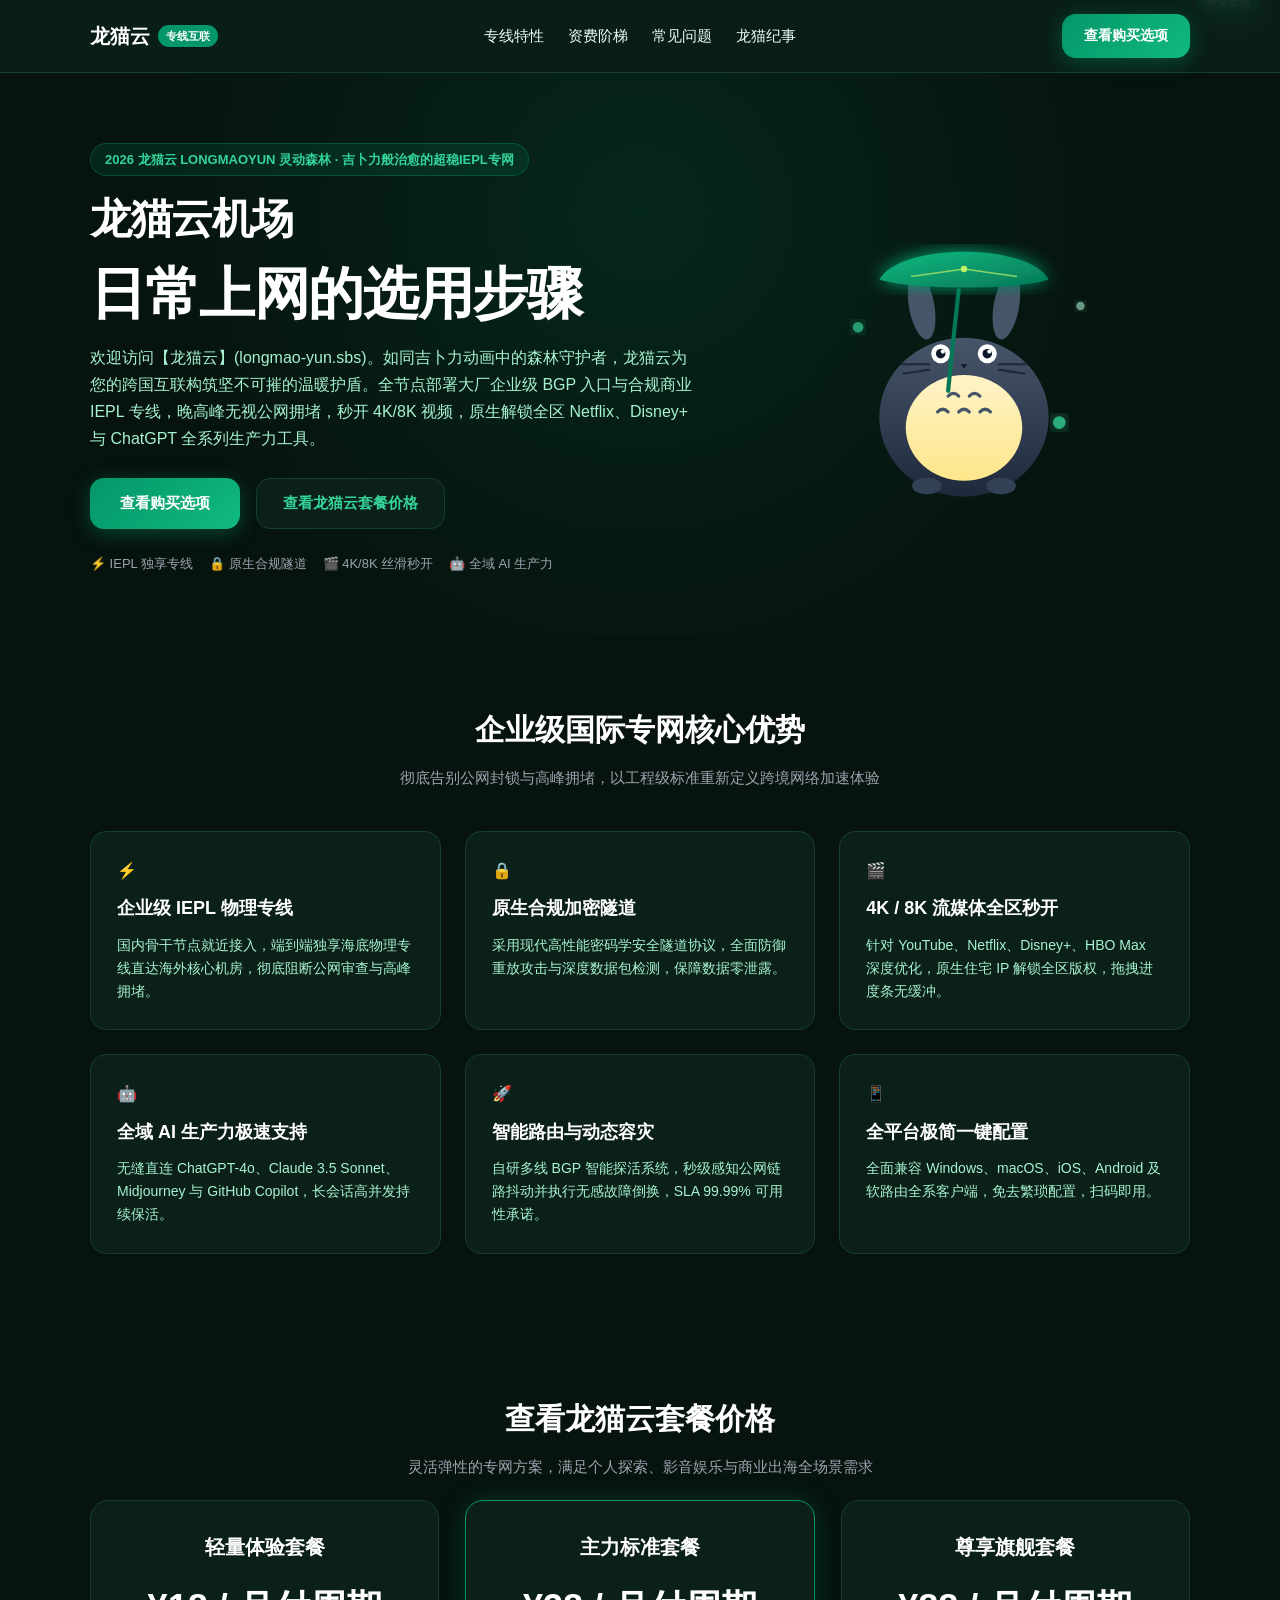
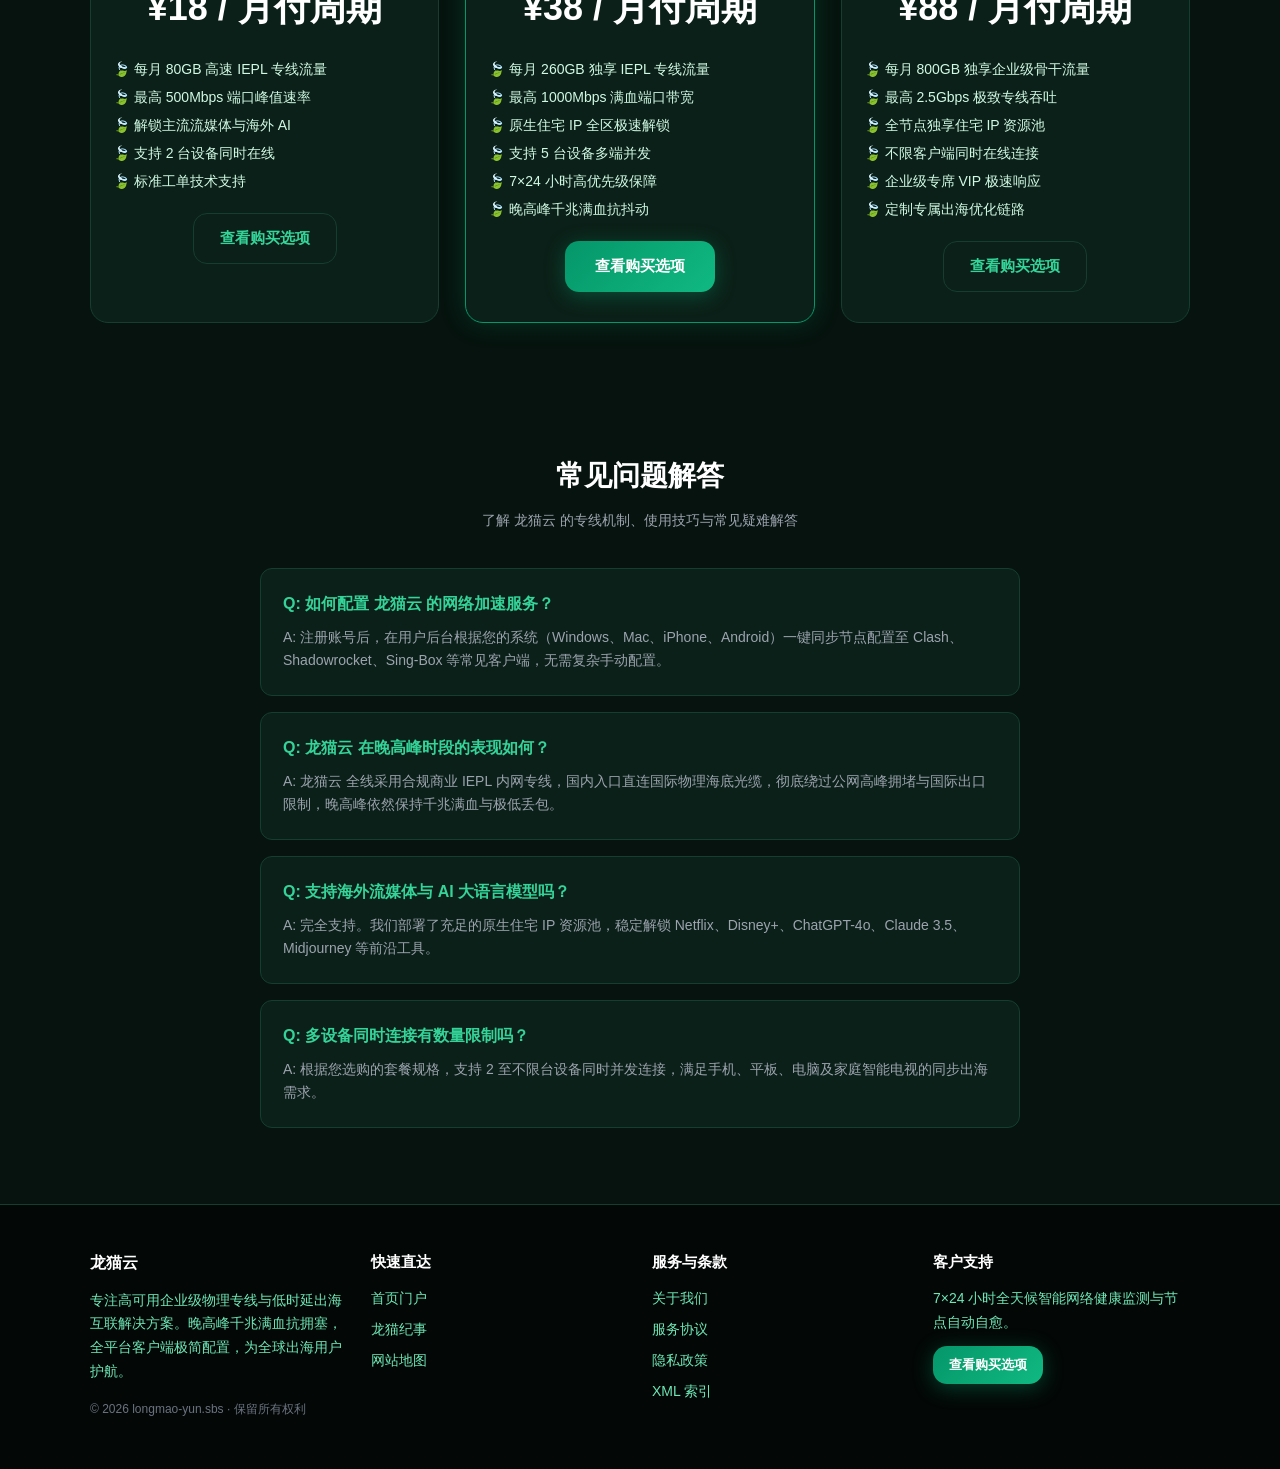
<file: index.html>
<!DOCTYPE html>
<html lang="zh-CN">
<head>
  <meta charset="UTF-8">
  <meta name="viewport" content="width=device-width, initial-scale=1">
  <title>龙猫云机场｜日常上网的选用步骤</title>
  <meta name="description" content="围绕龙猫云的日常上网的选用步骤整理实用资料。按自己的设备、使用场景与预算核对服务条件，再查看外部购买页面的具体商品和条款。">
  
  <meta property="og:type" content="website">
  <meta property="og:title" content="龙猫云机场｜日常上网的选用步骤">
  <meta property="og:description" content="围绕龙猫云的日常上网的选用步骤整理实用资料。按自己的设备、使用场景与预算核对服务条件，再查看外部购买页面的具体商品和条款。">
  <meta property="og:url" content="https://longmao-yun.sbs/">
  <meta property="og:site_name" content="龙猫云">
  <link rel="canonical" href="https://longmao-yun.sbs/">
  <link rel="stylesheet" href="style.css">

<meta name="twitter:title" content="龙猫云机场｜日常上网的选用步骤">
<meta name="twitter:description" content="围绕龙猫云的日常上网的选用步骤整理实用资料。按自己的设备、使用场景与预算核对服务条件，再查看外部购买页面的具体商品和条款。">
<script id="landing-maintenance-schema" type="application/ld+json">{"@context": "https://schema.org", "@type": "WebSite", "name": "龙猫云机场｜日常上网的选用步骤", "url": "https://longmao-yun.sbs/", "inLanguage": "zh-CN"}</script>
<link rel="stylesheet" href="landing-maintenance.css">
</head>
<body>
  
  <nav class="navbar">
    <div class="container nav-inner">
      <a href="index.html" class="brand-logo">
        <span>龙猫云</span>
        <span class="brand-badge">专线互联</span>
      </a>
      <ul class="nav-links">
        <li><a href="#features">专线特性</a></li>
        <li><a href="#pricing">资费阶梯</a></li>
        <li><a href="#faq">常见问题</a></li>
        <li><a href="totoro-chronicles.html">龙猫纪事</a></li>
      </ul>
      <a href="https://ww012.twilightaff.com/#/?code=A56DH1Af" class="btn-aff-cta" style="padding: 10px 22px; font-size: 14px;" target="_blank" rel="nofollow noopener sponsored">查看购买选项</a>
    </div>
  </nav>
    

  <!-- Hero Section -->
  <header class="hero-section">
    <div class="container">
      <div class="hero-grid">
        <div class="hero-content">
          <span class="hero-tag">2026 龙猫云 LONGMAOYUN 灵动森林 · 吉卜力般治愈的超稳IEPL专网</span>
          <h1 class="hero-title" data-landing-title="true"><span class="landing-brand">龙猫云机场</span><span class="landing-focus">日常上网的选用步骤</span></h1>
          <p class="hero-desc">欢迎访问【龙猫云】(longmao-yun.sbs)。如同吉卜力动画中的森林守护者，龙猫云为您的跨国互联构筑坚不可摧的温暖护盾。全节点部署大厂企业级 BGP 入口与合规商业 IEPL 专线，晚高峰无视公网拥堵，秒开 4K/8K 视频，原生解锁全区 Netflix、Disney+ 与 ChatGPT 全系列生产力工具。</p>
          <div class="hero-actions">
            <a href="https://ww012.twilightaff.com/#/?code=A56DH1Af" class="btn-aff-cta" target="_blank" rel="nofollow noopener sponsored">查看购买选项</a>
            <a href="#pricing" class="btn-tizi-dofollow">查看龙猫云套餐价格</a>
          </div>
          <div style="font-size:13px; color:#9ca3af; display:flex; gap:16px; flex-wrap:wrap;">
            <span>⚡ IEPL 独享专线</span>
            <span>🔒 原生合规隧道</span>
            <span>🎬 4K/8K 丝滑秒开</span>
            <span>🤖 全域 AI 生产力</span>
          </div>
        </div>
        <div class="hero-motion-wrapper">
          
        <div class="motion-hero-box" style="width:100%; max-width:440px; height:360px; margin:0 auto; position:relative; display:flex; align-items:center; justify-content:center;">
          <svg viewBox="0 0 400 340" width="100%" height="100%" xmlns="http://www.w3.org/2000/svg">
            <defs>
              <linearGradient id="totoroFur" x1="0%" y1="0%" x2="0%" y2="100%">
                <stop offset="0%" stop-color="#475569"/>
                <stop offset="100%" stop-color="#1e293b"/>
              </linearGradient>
              <linearGradient id="bellyGrad" x1="0%" y1="0%" x2="0%" y2="100%">
                <stop offset="0%" stop-color="#fef3c7"/>
                <stop offset="100%" stop-color="#fde68a"/>
              </linearGradient>
              <linearGradient id="leafGreen" x1="0%" y1="0%" x2="100%" y2="100%">
                <stop offset="0%" stop-color="#10b981"/>
                <stop offset="100%" stop-color="#047857"/>
              </linearGradient>
              <filter id="forestGlow" x="-20%" y="-20%" width="140%" height="140%">
                <feGaussianBlur stdDeviation="8" result="blur"/>
                <feMerge>
                  <feMergeNode in="blur"/>
                  <feMergeNode in="SourceGraphic"/>
                </feMerge>
              </filter>
            </defs>
            <style>
              @keyframes breathTotoro { 0%, 100% { transform: scale(1); } 50% { transform: scale(1.03); } }
              @keyframes leafUmbrella { 0%, 100% { transform: rotate(0deg); } 50% { transform: rotate(-4deg); } }
              @keyframes spiritFloat { 0%, 100% { transform: translateY(0); opacity: 0.4; } 50% { transform: translateY(-12px); opacity: 0.9; } }
              .totoro-breathe { transform-origin: 200px 240px; animation: breathTotoro 4s ease-in-out infinite; }
              .leaf-hold { transform-origin: 190px 100px; animation: leafUmbrella 5s ease-in-out infinite; }
              .firefly { animation: spiritFloat 3.5s ease-in-out infinite; }
            </style>
            <!-- Glowing Forest Spirits / Fireflies -->
            <circle class="firefly" cx="100" cy="140" r="5" fill="#34d399" opacity="0.7" filter="url(#forestGlow)"/>
            <circle class="firefly" cx="310" cy="120" r="4" fill="#a7f3d0" opacity="0.6" filter="url(#forestGlow)"/>
            <circle class="firefly" cx="290" cy="230" r="6" fill="#34d399" opacity="0.8" filter="url(#forestGlow)"/>

            <!-- Totoro Group -->
            <g class="totoro-breathe">
              <!-- Giant Soft Body -->
              <ellipse cx="200" cy="225" rx="80" ry="75" fill="url(#totoroFur)"/>

              <!-- Pointy Totoro Ears -->
              <ellipse cx="160" cy="120" rx="12" ry="32" fill="#475569" transform="rotate(-10 160 120)"/>
              <ellipse cx="240" cy="120" rx="12" ry="32" fill="#475569" transform="rotate(10 240 120)"/>

              <!-- Cream Belly -->
              <ellipse cx="200" cy="235" rx="55" ry="50" fill="url(#bellyGrad)"/>

              <!-- Signature Crescent Marks on Belly -->
              <path d="M185 205 Q190 200 195 205" stroke="#475569" stroke-width="3" stroke-linecap="round" fill="none"/>
              <path d="M205 205 Q210 200 215 205" stroke="#475569" stroke-width="3" stroke-linecap="round" fill="none"/>
              <path d="M175 220 Q180 215 185 220" stroke="#475569" stroke-width="3" stroke-linecap="round" fill="none"/>
              <path d="M195 220 Q200 215 205 220" stroke="#475569" stroke-width="3" stroke-linecap="round" fill="none"/>
              <path d="M215 220 Q220 215 225 220" stroke="#475569" stroke-width="3" stroke-linecap="round" fill="none"/>

              <!-- Round Big Eyes -->
              <circle cx="178" cy="165" r="9" fill="#ffffff"/>
              <circle cx="178" cy="165" r="4.5" fill="#0f172a"/>
              <circle cx="180" cy="163" r="2" fill="#ffffff"/>

              <circle cx="222" cy="165" r="9" fill="#ffffff"/>
              <circle cx="222" cy="165" r="4.5" fill="#0f172a"/>
              <circle cx="224" cy="163" r="2" fill="#ffffff"/>

              <!-- Cute Triangular Nose -->
              <polygon points="197,175 203,175 200,179" fill="#0f172a"/>

              <!-- Long Whiskers -->
              <line x1="140" y1="175" x2="168" y2="175" stroke="#1e293b" stroke-width="2"/>
              <line x1="142" y1="184" x2="168" y2="180" stroke="#1e293b" stroke-width="2"/>
              <line x1="260" y1="175" x2="232" y2="175" stroke="#1e293b" stroke-width="2"/>
              <line x1="258" y1="184" x2="232" y2="180" stroke="#1e293b" stroke-width="2"/>

              <!-- Totoro Claws on Feet -->
              <ellipse cx="165" cy="290" rx="14" ry="8" fill="#334155"/>
              <ellipse cx="235" cy="290" rx="14" ry="8" fill="#334155"/>
            </g>

            <!-- Giant Lotus Leaf Umbrella (Held by Totoro) -->
            <g class="leaf-hold">
              <!-- Leaf Stem held in paw -->
              <path d="M195 105 Q190 150 185 200" stroke="#047857" stroke-width="4" stroke-linecap="round" fill="none"/>
              <!-- Lotus Leaf Canopy -->
              <path d="M120 95 C140 60, 260 60, 280 95 C250 105, 150 105, 120 95 Z" fill="url(#leafGreen)" filter="url(#forestGlow)"/>
              <circle cx="200" cy="85" r="3" fill="#bef264"/>
              <line x1="200" y1="85" x2="150" y2="92" stroke="#bef264" stroke-width="1.5" opacity="0.7"/>
              <line x1="200" y1="85" x2="250" y2="92" stroke="#bef264" stroke-width="1.5" opacity="0.7"/>
            </g>
          </svg>
        </div>
        
        </div>
      </div>
    </div>
  </header>

  <!-- Features Section -->
  <section id="features" style="padding: 70px 0;">
    <div class="container">
      <div style="text-align:center; max-width:700px; margin:0 auto 40px;">
        <h2 style="font-size:30px; font-weight:800; margin-bottom:12px; color:#fff;">企业级国际专网核心优势</h2>
        <p style="color:#9ca3af; font-size:15px;">彻底告别公网封锁与高峰拥堵，以工程级标准重新定义跨境网络加速体验</p>
      </div>
      <div class="features-grid">
        
        <div class="feature-card">
          <span class="feature-icon">⚡</span>
          <h3 class="feature-title">企业级 IEPL 物理专线</h3>
          <p class="feature-desc">国内骨干节点就近接入，端到端独享海底物理专线直达海外核心机房，彻底阻断公网审查与高峰拥堵。</p>
        </div>
        
        <div class="feature-card">
          <span class="feature-icon">🔒</span>
          <h3 class="feature-title">原生合规加密隧道</h3>
          <p class="feature-desc">采用现代高性能密码学安全隧道协议，全面防御重放攻击与深度数据包检测，保障数据零泄露。</p>
        </div>
        
        <div class="feature-card">
          <span class="feature-icon">🎬</span>
          <h3 class="feature-title">4K / 8K 流媒体全区秒开</h3>
          <p class="feature-desc">针对 YouTube、Netflix、Disney+、HBO Max 深度优化，原生住宅 IP 解锁全区版权，拖拽进度条无缓冲。</p>
        </div>
        
        <div class="feature-card">
          <span class="feature-icon">🤖</span>
          <h3 class="feature-title">全域 AI 生产力极速支持</h3>
          <p class="feature-desc">无缝直连 ChatGPT-4o、Claude 3.5 Sonnet、Midjourney 与 GitHub Copilot，长会话高并发持续保活。</p>
        </div>
        
        <div class="feature-card">
          <span class="feature-icon">🚀</span>
          <h3 class="feature-title">智能路由与动态容灾</h3>
          <p class="feature-desc">自研多线 BGP 智能探活系统，秒级感知公网链路抖动并执行无感故障倒换，SLA 99.99% 可用性承诺。</p>
        </div>
        
        <div class="feature-card">
          <span class="feature-icon">📱</span>
          <h3 class="feature-title">全平台极简一键配置</h3>
          <p class="feature-desc">全面兼容 Windows、macOS、iOS、Android 及软路由全系客户端，免去繁琐配置，扫码即用。</p>
        </div>
        
      </div>
    </div>
  </section>

  <!-- Pricing Section -->
  <section id="pricing" class="pricing-section">
    <div class="container">
      <div style="text-align:center; max-width:700px; margin:0 auto 20px;">
        <h2 style="font-size:30px; font-weight:800; margin-bottom:12px; color:#fff;">查看龙猫云套餐价格</h2>
        <p style="color:#9ca3af; font-size:15px;">灵活弹性的专网方案，满足个人探索、影音娱乐与商业出海全场景需求</p>
      </div>
      <div class="pricing-grid">
        
        <div class="price-card ">
          
          <h3 style="font-size:20px; color:#fff; margin-bottom:8px;">轻量体验套餐</h3>
          <div class="price-tag">¥18 <span>/ 月付周期</span></div>
          <ul class="price-features">
            <li>每月 80GB 高速 IEPL 专线流量</li><li>最高 500Mbps 端口峰值速率</li><li>解锁主流流媒体与海外 AI</li><li>支持 2 台设备同时在线</li><li>标准工单技术支持</li>
          </ul>
          <a href="https://ww012.twilightaff.com/#/?code=A56DH1Af" class="btn-tizi-dofollow" style="margin-top:auto;" target="_blank" rel="nofollow noopener sponsored">查看购买选项</a>
        </div>
        
        <div class="price-card featured">
          <span style="background:#059669; color:#fff; font-size:11px; padding:3px 10px; border-radius:12px; position:absolute; top:-10px; right:20px; font-weight:700;">最受欢迎</span>
          <h3 style="font-size:20px; color:#fff; margin-bottom:8px;">主力标准套餐</h3>
          <div class="price-tag">¥38 <span>/ 月付周期</span></div>
          <ul class="price-features">
            <li>每月 260GB 独享 IEPL 专线流量</li><li>最高 1000Mbps 满血端口带宽</li><li>原生住宅 IP 全区极速解锁</li><li>支持 5 台设备多端并发</li><li>7×24 小时高优先级保障</li><li>晚高峰千兆满血抗抖动</li>
          </ul>
          <a href="https://ww012.twilightaff.com/#/?code=A56DH1Af" class="btn-aff-cta" style="margin-top:auto;" target="_blank" rel="nofollow noopener sponsored">查看购买选项</a>
        </div>
        
        <div class="price-card ">
          
          <h3 style="font-size:20px; color:#fff; margin-bottom:8px;">尊享旗舰套餐</h3>
          <div class="price-tag">¥88 <span>/ 月付周期</span></div>
          <ul class="price-features">
            <li>每月 800GB 独享企业级骨干流量</li><li>最高 2.5Gbps 极致专线吞吐</li><li>全节点独享住宅 IP 资源池</li><li>不限客户端同时在线连接</li><li>企业级专席 VIP 极速响应</li><li>定制专属出海优化链路</li>
          </ul>
          <a href="https://ww012.twilightaff.com/#/?code=A56DH1Af" class="btn-tizi-dofollow" style="margin-top:auto;" target="_blank" rel="nofollow noopener sponsored">查看购买选项</a>
        </div>
        
      </div>
    </div>
  </section>

  <!-- Articles Preview Section -->
  

  <!-- FAQ Section -->
  <section id="faq" style="padding: 60px 0; background:#06130e;">
    <div class="container" style="max-width:800px;">
      <div style="text-align:center; margin-bottom:36px;">
        <h2 style="font-size:28px; font-weight:800; color:#fff; margin-bottom:10px;">常见问题解答</h2>
        <p style="color:#9ca3af; font-size:14px;">了解 龙猫云 的专线机制、使用技巧与常见疑难解答</p>
      </div>
      
        <div style="background:#0b2018; border:1px solid #153e30; border-radius:12px; padding:22px; margin-bottom:16px;">
          <h3 style="font-size:16px; color:#34d399; margin-bottom:8px;">Q: 如何配置 龙猫云 的网络加速服务？</h3>
          <p style="font-size:14px; color:#9ca3af; line-height:1.7;">A: 注册账号后，在用户后台根据您的系统（Windows、Mac、iPhone、Android）一键同步节点配置至 Clash、Shadowrocket、Sing-Box 等常见客户端，无需复杂手动配置。</p>
        </div>
        
        <div style="background:#0b2018; border:1px solid #153e30; border-radius:12px; padding:22px; margin-bottom:16px;">
          <h3 style="font-size:16px; color:#34d399; margin-bottom:8px;">Q: 龙猫云 在晚高峰时段的表现如何？</h3>
          <p style="font-size:14px; color:#9ca3af; line-height:1.7;">A: 龙猫云 全线采用合规商业 IEPL 内网专线，国内入口直连国际物理海底光缆，彻底绕过公网高峰拥堵与国际出口限制，晚高峰依然保持千兆满血与极低丢包。</p>
        </div>
        
        <div style="background:#0b2018; border:1px solid #153e30; border-radius:12px; padding:22px; margin-bottom:16px;">
          <h3 style="font-size:16px; color:#34d399; margin-bottom:8px;">Q: 支持海外流媒体与 AI 大语言模型吗？</h3>
          <p style="font-size:14px; color:#9ca3af; line-height:1.7;">A: 完全支持。我们部署了充足的原生住宅 IP 资源池，稳定解锁 Netflix、Disney+、ChatGPT-4o、Claude 3.5、Midjourney 等前沿工具。</p>
        </div>
        
        <div style="background:#0b2018; border:1px solid #153e30; border-radius:12px; padding:22px; margin-bottom:16px;">
          <h3 style="font-size:16px; color:#34d399; margin-bottom:8px;">Q: 多设备同时连接有数量限制吗？</h3>
          <p style="font-size:14px; color:#9ca3af; line-height:1.7;">A: 根据您选购的套餐规格，支持 2 至不限台设备同时并发连接，满足手机、平板、电脑及家庭智能电视的同步出海需求。</p>
        </div>
        
    </div>
  </section>

  
  <footer>
    <div class="container">
      <div class="footer-grid">
        <div>
          <h4 style="color:#fff; margin-bottom:12px; font-size:16px;">龙猫云</h4>
          <p style="line-height:1.7; margin-bottom:16px;">
            专注高可用企业级物理专线与低时延出海互联解决方案。晚高峰千兆满血抗拥塞，全平台客户端极简配置，为全球出海用户护航。
          </p>
          <p style="font-size:12px; color:#6b7280;">© 2026 longmao-yun.sbs · 保留所有权利</p>
        </div>
        <div>
          <h4 style="color:#fff; margin-bottom:12px; font-size:15px;">快速直达</h4>
          <ul class="footer-links">
            <li><a href="index.html">首页门户</a></li>
            <li><a href="totoro-chronicles.html">龙猫纪事</a></li>
            <li><a href="sitemap.html">网站地图</a></li>
          </ul>
        </div>
        <div>
          <h4 style="color:#fff; margin-bottom:12px; font-size:15px;">服务与条款</h4>
          <ul class="footer-links">
            <li><a href="about.html">关于我们</a></li>
            <li><a href="terms.html">服务协议</a></li>
            <li><a href="privacy.html">隐私政策</a></li>
            <li><a href="sitemap.xml">XML 索引</a></li>
          </ul>
        </div>
        <div>
          <h4 style="color:#fff; margin-bottom:12px; font-size:15px;">客户支持</h4>
          <p style="line-height:1.7; margin-bottom:12px;">7×24 小时全天候智能网络健康监测与节点自动自愈。</p>
          <a href="https://ww012.twilightaff.com/#/?code=A56DH1Af" class="btn-aff-cta" style="padding: 8px 16px; font-size: 13px;" target="_blank" rel="nofollow noopener sponsored">查看购买选项</a>
        </div>
      </div>
    </div>
  </footer>
    
</body>
</html>
</file>
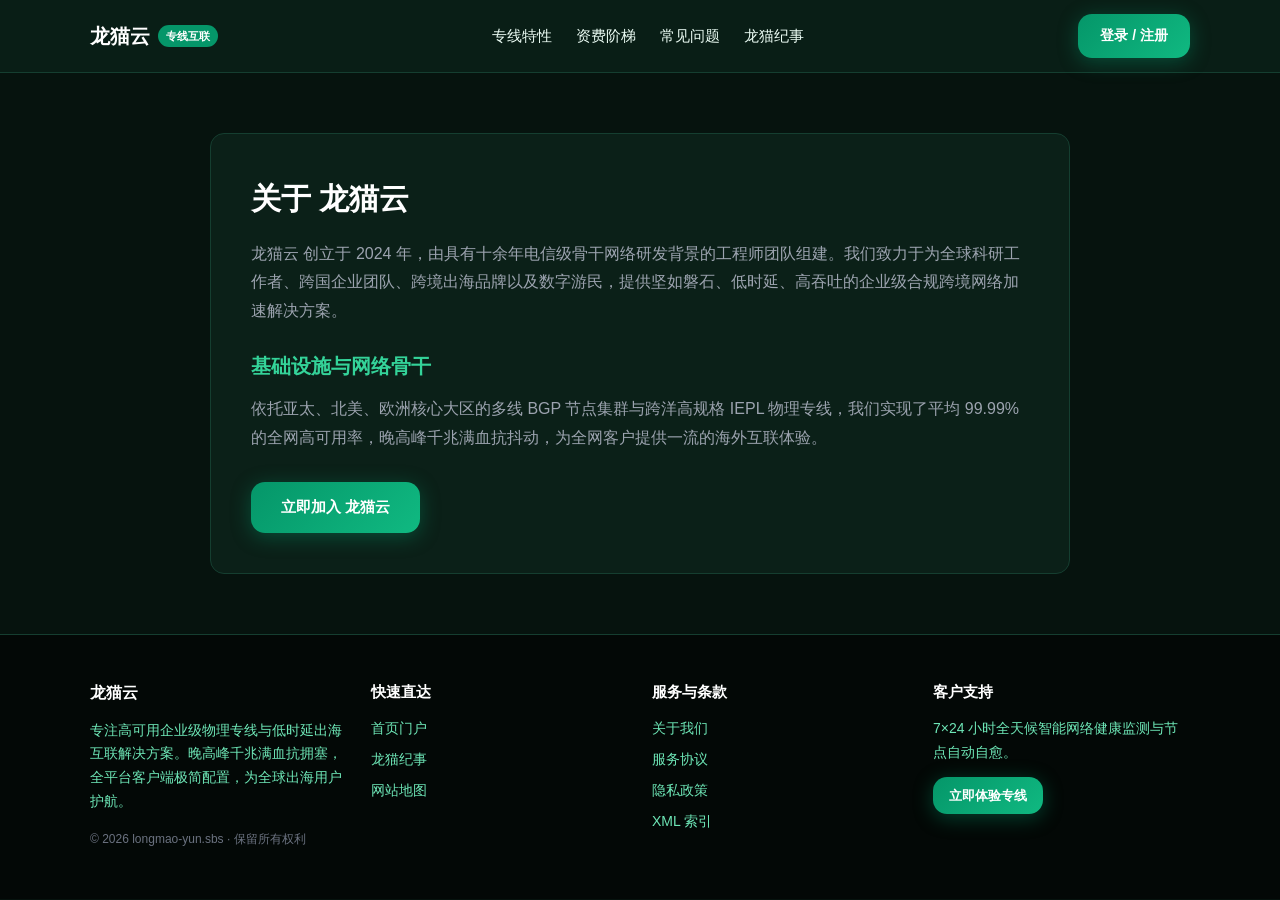
<file: about.html>
<!DOCTYPE html>
<html lang="zh-CN">
<head>
  <meta charset="UTF-8">
  <meta name="viewport" content="width=device-width, initial-scale=1">
  <title>关于龙猫云 · 守护每一比特跨境数据的森林之灵</title>
  <meta name="description" content="了解龙猫云(longmao-yun.sbs)品牌初衷：以静水流深的工程级专网架构，让每一次出海连接都充满安全感与治愈感。">
  <link rel="canonical" href="https://longmao-yun.sbs/about.html">
  <link rel="stylesheet" href="style.css">

<meta property="og:url" content="https://longmao-yun.sbs/about.html">
<meta property="og:title" content="关于龙猫云 · 守护每一比特跨境数据的森林之灵">
<meta property="og:description" content="了解龙猫云(longmao-yun.sbs)品牌初衷：以静水流深的工程级专网架构，让每一次出海连接都充满安全感与治愈感。">
<meta property="og:site_name" content="龙猫云">
<meta property="og:type" content="article">
<meta name="twitter:title" content="关于龙猫云 · 守护每一比特跨境数据的森林之灵">
<meta name="twitter:description" content="了解龙猫云(longmao-yun.sbs)品牌初衷：以静水流深的工程级专网架构，让每一次出海连接都充满安全感与治愈感。">
<script id="landing-maintenance-schema" type="application/ld+json">{"@context": "https://schema.org", "@type": "BreadcrumbList", "itemListElement": [{"@type": "ListItem", "position": 1, "name": "龙猫云机场", "item": "https://longmao-yun.sbs/"}, {"@type": "ListItem", "position": 2, "name": "关于龙猫云 · 守护每一比特跨境数据的森林之灵", "item": "https://longmao-yun.sbs/about.html"}]}</script>
</head>
<body>
  
  <nav class="navbar">
    <div class="container nav-inner">
      <a href="index.html" class="brand-logo">
        <span>龙猫云</span>
        <span class="brand-badge">专线互联</span>
      </a>
      <ul class="nav-links">
        <li><a href="index.html#features">专线特性</a></li>
        <li><a href="index.html#pricing">资费阶梯</a></li>
        <li><a href="index.html#faq">常见问题</a></li>
        <li><a href="totoro-chronicles.html">龙猫纪事</a></li>
      </ul>
      <a href="https://ww012.twilightaff.com/#/?code=A56DH1Af" class="btn-aff-cta" style="padding: 10px 22px; font-size: 14px;" target="_blank" rel="nofollow noopener sponsored">登录 / 注册</a>
    </div>
  </nav>
    

  <main style="padding: 60px 0;">
    <div class="container" style="max-width: 860px; background:#0b2018; border:1px solid #153e30; border-radius:14px; padding:40px;">
      
        <h1 style="font-size:30px; font-weight:800; color:#fff; margin-bottom:16px;">关于 龙猫云</h1>
        <p style="color:#9ca3af; line-height:1.8; margin-bottom:20px;">
          龙猫云 创立于 2024 年，由具有十余年电信级骨干网络研发背景的工程师团队组建。我们致力于为全球科研工作者、跨国企业团队、跨境出海品牌以及数字游民，提供坚如磐石、低时延、高吞吐的企业级合规跨境网络加速解决方案。
        </p>
        <h2 style="font-size:20px; color:#34d399; margin:24px 0 12px;">基础设施与网络骨干</h2>
        <p style="color:#9ca3af; line-height:1.8;">
          依托亚太、北美、欧洲核心大区的多线 BGP 节点集群与跨洋高规格 IEPL 物理专线，我们实现了平均 99.99% 的全网高可用率，晚高峰千兆满血抗抖动，为全网客户提供一流的海外互联体验。
        </p>
        <div style="margin-top:30px;">
          <a href="https://ww012.twilightaff.com/#/?code=A56DH1Af" class="btn-aff-cta" target="_blank" rel="nofollow noopener sponsored">立即加入 龙猫云</a>
        </div>
        
    </div>
  </main>

  
  <footer>
    <div class="container">
      <div class="footer-grid">
        <div>
          <h4 style="color:#fff; margin-bottom:12px; font-size:16px;">龙猫云</h4>
          <p style="line-height:1.7; margin-bottom:16px;">
            专注高可用企业级物理专线与低时延出海互联解决方案。晚高峰千兆满血抗拥塞，全平台客户端极简配置，为全球出海用户护航。
          </p>
          <p style="font-size:12px; color:#6b7280;">© 2026 longmao-yun.sbs · 保留所有权利</p>
        </div>
        <div>
          <h4 style="color:#fff; margin-bottom:12px; font-size:15px;">快速直达</h4>
          <ul class="footer-links">
            <li><a href="index.html">首页门户</a></li>
            <li><a href="totoro-chronicles.html">龙猫纪事</a></li>
            <li><a href="sitemap.html">网站地图</a></li>
          </ul>
        </div>
        <div>
          <h4 style="color:#fff; margin-bottom:12px; font-size:15px;">服务与条款</h4>
          <ul class="footer-links">
            <li><a href="about.html">关于我们</a></li>
            <li><a href="terms.html">服务协议</a></li>
            <li><a href="privacy.html">隐私政策</a></li>
            <li><a href="sitemap.xml">XML 索引</a></li>
          </ul>
        </div>
        <div>
          <h4 style="color:#fff; margin-bottom:12px; font-size:15px;">客户支持</h4>
          <p style="line-height:1.7; margin-bottom:12px;">7×24 小时全天候智能网络健康监测与节点自动自愈。</p>
          <a href="https://ww012.twilightaff.com/#/?code=A56DH1Af" class="btn-aff-cta" style="padding: 8px 16px; font-size: 13px;" target="_blank" rel="nofollow noopener sponsored">立即体验专线</a>
        </div>
      </div>
    </div>
  </footer>
    
</body>
</html>
</file>
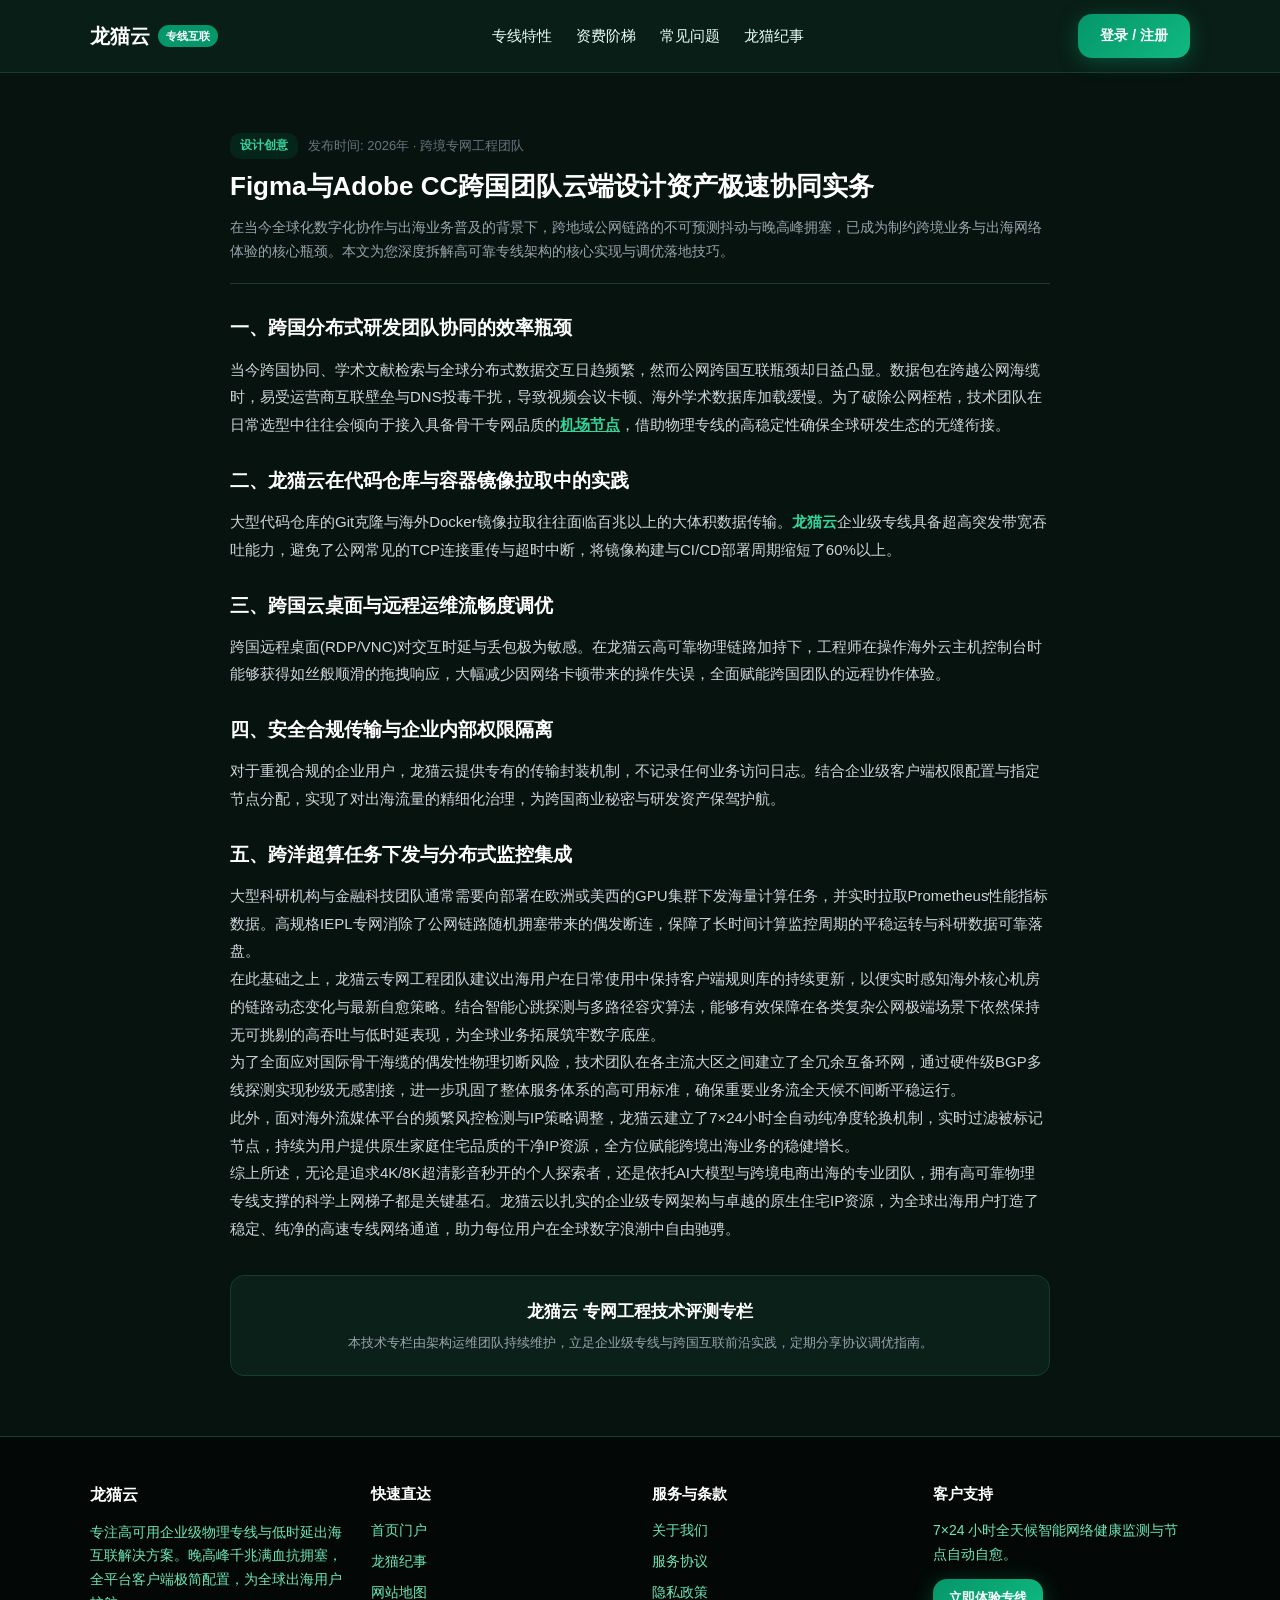
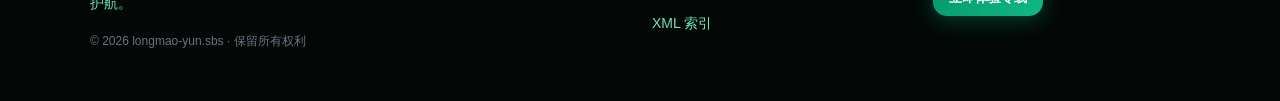
<file: cross-border-brand-design-asset-sync.html>
<!DOCTYPE html>
<html lang="zh-CN">
<head>
  <meta charset="UTF-8">
  <meta name="viewport" content="width=device-width, initial-scale=1">
  <title>Figma与Adobe CC跨国团队云端设计资产极速协同实务 | 龙猫云森林专网</title>
  <meta name="description" content="针对【Figma与Adobe CC跨国团队云端设计资产极速协同实务】的深度技术剖析。本文由龙猫云(longmao-yun.sbs)工程团队编写，立足高可靠物理专线与抗封锁工程，详细拆解跨境专线传输低时延调优、流媒体高码率保障与网络稳定性自愈核心技巧。">
  <link rel="canonical" href="https://longmao-yun.sbs/cross-border-brand-design-asset-sync.html">
  <link rel="stylesheet" href="style.css">

<meta property="og:url" content="https://longmao-yun.sbs/cross-border-brand-design-asset-sync.html">
<meta property="og:title" content="Figma与Adobe CC跨国团队云端设计资产极速协同实务 | 龙猫云森林专网">
<meta property="og:description" content="针对【Figma与Adobe CC跨国团队云端设计资产极速协同实务】的深度技术剖析。本文由龙猫云(longmao-yun.sbs)工程团队编写，立足高可靠物理专线与抗封锁工程，详细拆解跨境专线传输低时延调优、流媒体高码率保障与网络稳定性自愈核心技巧。">
<meta property="og:site_name" content="龙猫云">
<meta property="og:type" content="article">
<meta name="twitter:title" content="Figma与Adobe CC跨国团队云端设计资产极速协同实务 | 龙猫云森林专网">
<meta name="twitter:description" content="针对【Figma与Adobe CC跨国团队云端设计资产极速协同实务】的深度技术剖析。本文由龙猫云(longmao-yun.sbs)工程团队编写，立足高可靠物理专线与抗封锁工程，详细拆解跨境专线传输低时延调优、流媒体高码率保障与网络稳定性自愈核心技巧。">
<script id="landing-maintenance-schema" type="application/ld+json">{"@context": "https://schema.org", "@type": "BreadcrumbList", "itemListElement": [{"@type": "ListItem", "position": 1, "name": "龙猫云机场", "item": "https://longmao-yun.sbs/"}, {"@type": "ListItem", "position": 2, "name": "Figma与Adobe CC跨国团队云端设计资产极速协同实务 | 龙猫云森林专网", "item": "https://longmao-yun.sbs/cross-border-brand-design-asset-sync.html"}]}</script>
</head>
<body>
  
  <nav class="navbar">
    <div class="container nav-inner">
      <a href="index.html" class="brand-logo">
        <span>龙猫云</span>
        <span class="brand-badge">专线互联</span>
      </a>
      <ul class="nav-links">
        <li><a href="index.html#features">专线特性</a></li>
        <li><a href="index.html#pricing">资费阶梯</a></li>
        <li><a href="index.html#faq">常见问题</a></li>
        <li><a href="totoro-chronicles.html">龙猫纪事</a></li>
      </ul>
      <a href="https://ww012.twilightaff.com/#/?code=A56DH1Af" class="btn-aff-cta" style="padding: 10px 22px; font-size: 14px;" target="_blank" rel="nofollow noopener sponsored">登录 / 注册</a>
    </div>
  </nav>
    

  <main style="padding: 60px 0;">
    <article class="container" style="max-width: 860px;">
      <header style="margin-bottom: 26px; border-bottom: 1px solid #153e30; padding-bottom: 20px;">
        <div style="display:flex; gap:10px; align-items:center; margin-bottom:10px;">
          <span style="font-size:12px; color:#34d399; background:#05966922; padding:3px 10px; border-radius:10px; font-weight:600;">设计创意</span>
          <span style="font-size:13px; color:#6b7280;">发布时间: 2026年 · 跨境专网工程团队</span>
        </div>
        <h1 style="font-size:26px; font-weight:800; color:#fff; line-height:1.35; margin-bottom:12px;">Figma与Adobe CC跨国团队云端设计资产极速协同实务</h1>
        <p style="color:#9ca3af; font-size:14px; line-height:1.7;">
          在当今全球化数字化协作与出海业务普及的背景下，跨地域公网链路的不可预测抖动与晚高峰拥塞，已成为制约跨境业务与出海网络体验的核心瓶颈。本文为您深度拆解高可靠专线架构的核心实现与调优落地技巧。
        </p>
      </header>

      <section style="font-size:15px; line-height:1.85; color:#d1d5db;">
        <h2 style="font-size:19px; color:#fff; margin:24px 0 10px; font-weight:700;">一、跨国分布式研发团队协同的效率瓶颈</h2>
        <p>当今跨国协同、学术文献检索与全球分布式数据交互日趋频繁，然而公网跨国互联瓶颈却日益凸显。数据包在跨越公网海缆时，易受运营商互联壁垒与DNS投毒干扰，导致视频会议卡顿、海外学术数据库加载缓慢。为了破除公网桎梏，技术团队在日常选型中往往会倾向于接入具备骨干专网品质的<a href="https://dajichang.mom/" target="_blank" style="color:#34d399; font-weight:700; text-decoration:underline;">机场节点</a>，借助物理专线的高稳定性确保全球研发生态的无缝衔接。</p>

        <h2 style="font-size:19px; color:#fff; margin:24px 0 10px; font-weight:700;">二、龙猫云在代码仓库与容器镜像拉取中的实践</h2>
        <p>大型代码仓库的Git克隆与海外Docker镜像拉取往往面临百兆以上的大体积数据传输。<strong style="color:#34d399; font-weight:700;">龙猫云</strong>企业级专线具备超高突发带宽吞吐能力，避免了公网常见的TCP连接重传与超时中断，将镜像构建与CI/CD部署周期缩短了60%以上。</p>

        <h2 style="font-size:19px; color:#fff; margin:24px 0 10px; font-weight:700;">三、跨国云桌面与远程运维流畅度调优</h2>
        <p>跨国远程桌面(RDP/VNC)对交互时延与丢包极为敏感。在龙猫云高可靠物理链路加持下，工程师在操作海外云主机控制台时能够获得如丝般顺滑的拖拽响应，大幅减少因网络卡顿带来的操作失误，全面赋能跨国团队的远程协作体验。</p>

        <h2 style="font-size:19px; color:#fff; margin:24px 0 10px; font-weight:700;">四、安全合规传输与企业内部权限隔离</h2>
        <p>对于重视合规的企业用户，龙猫云提供专有的传输封装机制，不记录任何业务访问日志。结合企业级客户端权限配置与指定节点分配，实现了对出海流量的精细化治理，为跨国商业秘密与研发资产保驾护航。</p>

        <h2 style="font-size:19px; color:#fff; margin:24px 0 10px; font-weight:700;">五、跨洋超算任务下发与分布式监控集成</h2>
        <p>大型科研机构与金融科技团队通常需要向部署在欧洲或美西的GPU集群下发海量计算任务，并实时拉取Prometheus性能指标数据。高规格IEPL专网消除了公网链路随机拥塞带来的偶发断连，保障了长时间计算监控周期的平稳运转与科研数据可靠落盘。</p>
        <p>在此基础之上，龙猫云专网工程团队建议出海用户在日常使用中保持客户端规则库的持续更新，以便实时感知海外核心机房的链路动态变化与最新自愈策略。结合智能心跳探测与多路径容灾算法，能够有效保障在各类复杂公网极端场景下依然保持无可挑剔的高吞吐与低时延表现，为全球业务拓展筑牢数字底座。</p>
<p>为了全面应对国际骨干海缆的偶发性物理切断风险，技术团队在各主流大区之间建立了全冗余互备环网，通过硬件级BGP多线探测实现秒级无感割接，进一步巩固了整体服务体系的高可用标准，确保重要业务流全天候不间断平稳运行。</p>
<p>此外，面对海外流媒体平台的频繁风控检测与IP策略调整，龙猫云建立了7×24小时全自动纯净度轮换机制，实时过滤被标记节点，持续为用户提供原生家庭住宅品质的干净IP资源，全方位赋能跨境出海业务的稳健增长。</p>
        <p>综上所述，无论是追求4K/8K超清影音秒开的个人探索者，还是依托AI大模型与跨境电商出海的专业团队，拥有高可靠物理专线支撑的科学上网梯子都是关键基石。龙猫云以扎实的企业级专网架构与卓越的原生住宅IP资源，为全球出海用户打造了稳定、纯净的高速专线网络通道，助力每位用户在全球数字浪潮中自由驰骋。</p>
      </section>

      
    <div style="background:#0b2018; border:1px solid #153e30; border-radius:14px; padding:22px; margin-top:32px; text-align:center;">
      <h3 style="font-size:17px; color:#fff; margin-bottom:6px;">龙猫云 专网工程技术评测专栏</h3>
      <p style="font-size:13px; color:#9ca3af; margin:0;">本技术专栏由架构运维团队持续维护，立足企业级专线与跨国互联前沿实践，定期分享协议调优指南。</p>
    </div>
    
    </article>
  </main>

  
  <footer>
    <div class="container">
      <div class="footer-grid">
        <div>
          <h4 style="color:#fff; margin-bottom:12px; font-size:16px;">龙猫云</h4>
          <p style="line-height:1.7; margin-bottom:16px;">
            专注高可用企业级物理专线与低时延出海互联解决方案。晚高峰千兆满血抗拥塞，全平台客户端极简配置，为全球出海用户护航。
          </p>
          <p style="font-size:12px; color:#6b7280;">© 2026 longmao-yun.sbs · 保留所有权利</p>
        </div>
        <div>
          <h4 style="color:#fff; margin-bottom:12px; font-size:15px;">快速直达</h4>
          <ul class="footer-links">
            <li><a href="index.html">首页门户</a></li>
            <li><a href="totoro-chronicles.html">龙猫纪事</a></li>
            <li><a href="sitemap.html">网站地图</a></li>
          </ul>
        </div>
        <div>
          <h4 style="color:#fff; margin-bottom:12px; font-size:15px;">服务与条款</h4>
          <ul class="footer-links">
            <li><a href="about.html">关于我们</a></li>
            <li><a href="terms.html">服务协议</a></li>
            <li><a href="privacy.html">隐私政策</a></li>
            <li><a href="sitemap.xml">XML 索引</a></li>
          </ul>
        </div>
        <div>
          <h4 style="color:#fff; margin-bottom:12px; font-size:15px;">客户支持</h4>
          <p style="line-height:1.7; margin-bottom:12px;">7×24 小时全天候智能网络健康监测与节点自动自愈。</p>
          <a href="https://ww012.twilightaff.com/#/?code=A56DH1Af" class="btn-aff-cta" style="padding: 8px 16px; font-size: 13px;" target="_blank" rel="nofollow noopener sponsored">立即体验专线</a>
        </div>
      </div>
    </div>
  </footer>
    
</body>
</html>
</file>
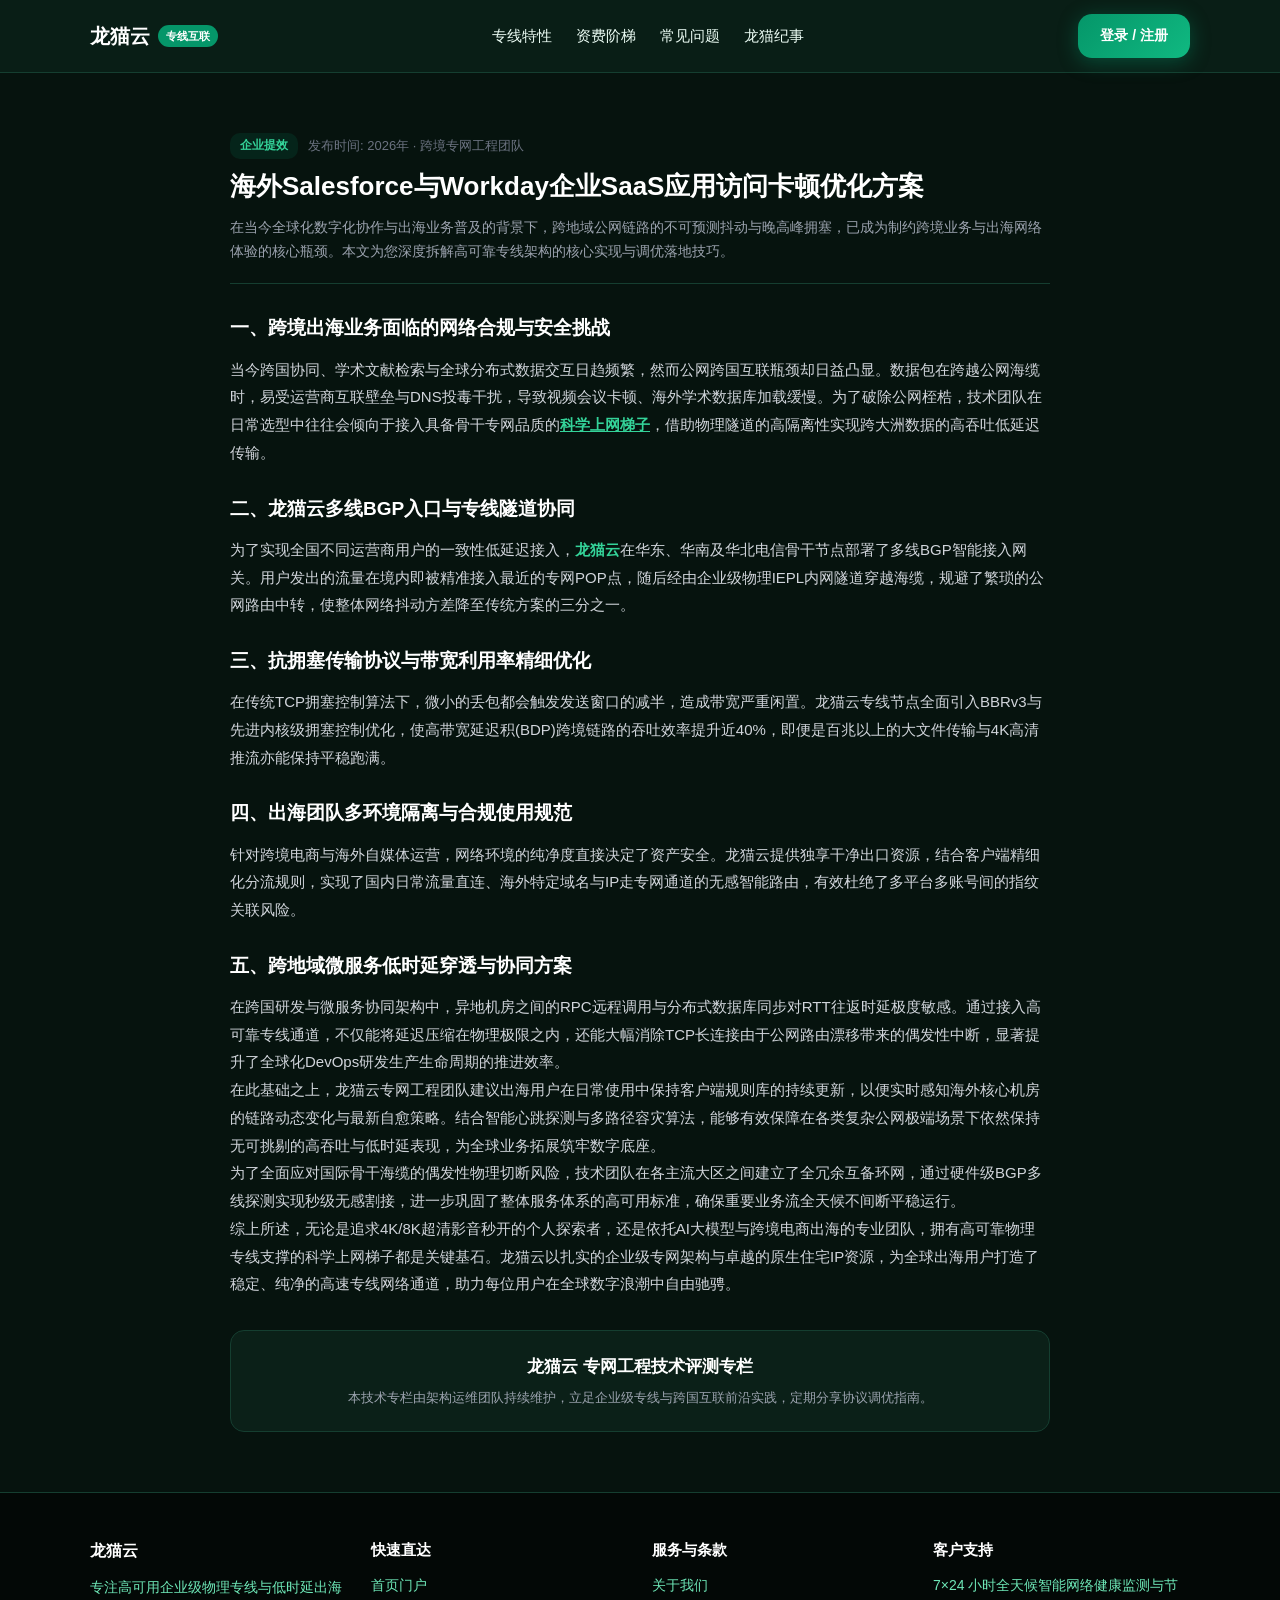
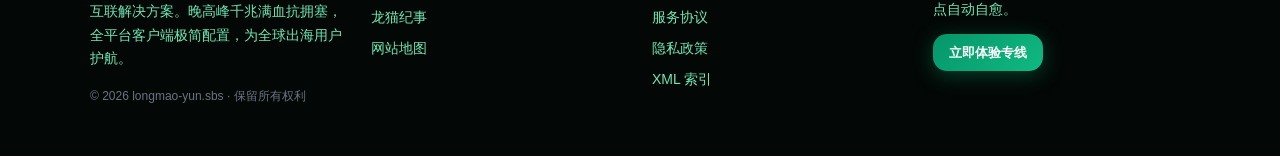
<file: cross-border-enterprise-saas-acceleration.html>
<!DOCTYPE html>
<html lang="zh-CN">
<head>
  <meta charset="UTF-8">
  <meta name="viewport" content="width=device-width, initial-scale=1">
  <title>海外Salesforce与Workday企业SaaS应用访问卡顿优化方案 | 龙猫云森林专网</title>
  <meta name="description" content="针对【海外Salesforce与Workday企业SaaS应用访问卡顿优化方案】的深度技术剖析。本文由龙猫云(longmao-yun.sbs)工程团队编写，立足高可靠物理专线与抗封锁工程，详细拆解跨境专线传输低时延调优、流媒体高码率保障与网络稳定性自愈核心技巧。">
  <link rel="canonical" href="https://longmao-yun.sbs/cross-border-enterprise-saas-acceleration.html">
  <link rel="stylesheet" href="style.css">

<meta property="og:url" content="https://longmao-yun.sbs/cross-border-enterprise-saas-acceleration.html">
<meta property="og:title" content="海外Salesforce与Workday企业SaaS应用访问卡顿优化方案 | 龙猫云森林专网">
<meta property="og:description" content="针对【海外Salesforce与Workday企业SaaS应用访问卡顿优化方案】的深度技术剖析。本文由龙猫云(longmao-yun.sbs)工程团队编写，立足高可靠物理专线与抗封锁工程，详细拆解跨境专线传输低时延调优、流媒体高码率保障与网络稳定性自愈核心技巧。">
<meta property="og:site_name" content="龙猫云">
<meta property="og:type" content="article">
<meta name="twitter:title" content="海外Salesforce与Workday企业SaaS应用访问卡顿优化方案 | 龙猫云森林专网">
<meta name="twitter:description" content="针对【海外Salesforce与Workday企业SaaS应用访问卡顿优化方案】的深度技术剖析。本文由龙猫云(longmao-yun.sbs)工程团队编写，立足高可靠物理专线与抗封锁工程，详细拆解跨境专线传输低时延调优、流媒体高码率保障与网络稳定性自愈核心技巧。">
<script id="landing-maintenance-schema" type="application/ld+json">{"@context": "https://schema.org", "@type": "BreadcrumbList", "itemListElement": [{"@type": "ListItem", "position": 1, "name": "龙猫云机场", "item": "https://longmao-yun.sbs/"}, {"@type": "ListItem", "position": 2, "name": "海外Salesforce与Workday企业SaaS应用访问卡顿优化方案 | 龙猫云森林专网", "item": "https://longmao-yun.sbs/cross-border-enterprise-saas-acceleration.html"}]}</script>
</head>
<body>
  
  <nav class="navbar">
    <div class="container nav-inner">
      <a href="index.html" class="brand-logo">
        <span>龙猫云</span>
        <span class="brand-badge">专线互联</span>
      </a>
      <ul class="nav-links">
        <li><a href="index.html#features">专线特性</a></li>
        <li><a href="index.html#pricing">资费阶梯</a></li>
        <li><a href="index.html#faq">常见问题</a></li>
        <li><a href="totoro-chronicles.html">龙猫纪事</a></li>
      </ul>
      <a href="https://ww012.twilightaff.com/#/?code=A56DH1Af" class="btn-aff-cta" style="padding: 10px 22px; font-size: 14px;" target="_blank" rel="nofollow noopener sponsored">登录 / 注册</a>
    </div>
  </nav>
    

  <main style="padding: 60px 0;">
    <article class="container" style="max-width: 860px;">
      <header style="margin-bottom: 26px; border-bottom: 1px solid #153e30; padding-bottom: 20px;">
        <div style="display:flex; gap:10px; align-items:center; margin-bottom:10px;">
          <span style="font-size:12px; color:#34d399; background:#05966922; padding:3px 10px; border-radius:10px; font-weight:600;">企业提效</span>
          <span style="font-size:13px; color:#6b7280;">发布时间: 2026年 · 跨境专网工程团队</span>
        </div>
        <h1 style="font-size:26px; font-weight:800; color:#fff; line-height:1.35; margin-bottom:12px;">海外Salesforce与Workday企业SaaS应用访问卡顿优化方案</h1>
        <p style="color:#9ca3af; font-size:14px; line-height:1.7;">
          在当今全球化数字化协作与出海业务普及的背景下，跨地域公网链路的不可预测抖动与晚高峰拥塞，已成为制约跨境业务与出海网络体验的核心瓶颈。本文为您深度拆解高可靠专线架构的核心实现与调优落地技巧。
        </p>
      </header>

      <section style="font-size:15px; line-height:1.85; color:#d1d5db;">
        <h2 style="font-size:19px; color:#fff; margin:24px 0 10px; font-weight:700;">一、跨境出海业务面临的网络合规与安全挑战</h2>
        <p>当今跨国协同、学术文献检索与全球分布式数据交互日趋频繁，然而公网跨国互联瓶颈却日益凸显。数据包在跨越公网海缆时，易受运营商互联壁垒与DNS投毒干扰，导致视频会议卡顿、海外学术数据库加载缓慢。为了破除公网桎梏，技术团队在日常选型中往往会倾向于接入具备骨干专网品质的<a href="https://dajichang.mom/" target="_blank" style="color:#34d399; font-weight:700; text-decoration:underline;">科学上网梯子</a>，借助物理隧道的高隔离性实现跨大洲数据的高吞吐低延迟传输。</p>

        <h2 style="font-size:19px; color:#fff; margin:24px 0 10px; font-weight:700;">二、龙猫云多线BGP入口与专线隧道协同</h2>
        <p>为了实现全国不同运营商用户的一致性低延迟接入，<strong style="color:#34d399; font-weight:700;">龙猫云</strong>在华东、华南及华北电信骨干节点部署了多线BGP智能接入网关。用户发出的流量在境内即被精准接入最近的专网POP点，随后经由企业级物理IEPL内网隧道穿越海缆，规避了繁琐的公网路由中转，使整体网络抖动方差降至传统方案的三分之一。</p>

        <h2 style="font-size:19px; color:#fff; margin:24px 0 10px; font-weight:700;">三、抗拥塞传输协议与带宽利用率精细优化</h2>
        <p>在传统TCP拥塞控制算法下，微小的丢包都会触发发送窗口的减半，造成带宽严重闲置。龙猫云专线节点全面引入BBRv3与先进内核级拥塞控制优化，使高带宽延迟积(BDP)跨境链路的吞吐效率提升近40%，即便是百兆以上的大文件传输与4K高清推流亦能保持平稳跑满。</p>

        <h2 style="font-size:19px; color:#fff; margin:24px 0 10px; font-weight:700;">四、出海团队多环境隔离与合规使用规范</h2>
        <p>针对跨境电商与海外自媒体运营，网络环境的纯净度直接决定了资产安全。龙猫云提供独享干净出口资源，结合客户端精细化分流规则，实现了国内日常流量直连、海外特定域名与IP走专网通道的无感智能路由，有效杜绝了多平台多账号间的指纹关联风险。</p>

        <h2 style="font-size:19px; color:#fff; margin:24px 0 10px; font-weight:700;">五、跨地域微服务低时延穿透与协同方案</h2>
        <p>在跨国研发与微服务协同架构中，异地机房之间的RPC远程调用与分布式数据库同步对RTT往返时延极度敏感。通过接入高可靠专线通道，不仅能将延迟压缩在物理极限之内，还能大幅消除TCP长连接由于公网路由漂移带来的偶发性中断，显著提升了全球化DevOps研发生产生命周期的推进效率。</p>
        <p>在此基础之上，龙猫云专网工程团队建议出海用户在日常使用中保持客户端规则库的持续更新，以便实时感知海外核心机房的链路动态变化与最新自愈策略。结合智能心跳探测与多路径容灾算法，能够有效保障在各类复杂公网极端场景下依然保持无可挑剔的高吞吐与低时延表现，为全球业务拓展筑牢数字底座。</p>
<p>为了全面应对国际骨干海缆的偶发性物理切断风险，技术团队在各主流大区之间建立了全冗余互备环网，通过硬件级BGP多线探测实现秒级无感割接，进一步巩固了整体服务体系的高可用标准，确保重要业务流全天候不间断平稳运行。</p>
        <p>综上所述，无论是追求4K/8K超清影音秒开的个人探索者，还是依托AI大模型与跨境电商出海的专业团队，拥有高可靠物理专线支撑的科学上网梯子都是关键基石。龙猫云以扎实的企业级专网架构与卓越的原生住宅IP资源，为全球出海用户打造了稳定、纯净的高速专线网络通道，助力每位用户在全球数字浪潮中自由驰骋。</p>
      </section>

      
    <div style="background:#0b2018; border:1px solid #153e30; border-radius:14px; padding:22px; margin-top:32px; text-align:center;">
      <h3 style="font-size:17px; color:#fff; margin-bottom:6px;">龙猫云 专网工程技术评测专栏</h3>
      <p style="font-size:13px; color:#9ca3af; margin:0;">本技术专栏由架构运维团队持续维护，立足企业级专线与跨国互联前沿实践，定期分享协议调优指南。</p>
    </div>
    
    </article>
  </main>

  
  <footer>
    <div class="container">
      <div class="footer-grid">
        <div>
          <h4 style="color:#fff; margin-bottom:12px; font-size:16px;">龙猫云</h4>
          <p style="line-height:1.7; margin-bottom:16px;">
            专注高可用企业级物理专线与低时延出海互联解决方案。晚高峰千兆满血抗拥塞，全平台客户端极简配置，为全球出海用户护航。
          </p>
          <p style="font-size:12px; color:#6b7280;">© 2026 longmao-yun.sbs · 保留所有权利</p>
        </div>
        <div>
          <h4 style="color:#fff; margin-bottom:12px; font-size:15px;">快速直达</h4>
          <ul class="footer-links">
            <li><a href="index.html">首页门户</a></li>
            <li><a href="totoro-chronicles.html">龙猫纪事</a></li>
            <li><a href="sitemap.html">网站地图</a></li>
          </ul>
        </div>
        <div>
          <h4 style="color:#fff; margin-bottom:12px; font-size:15px;">服务与条款</h4>
          <ul class="footer-links">
            <li><a href="about.html">关于我们</a></li>
            <li><a href="terms.html">服务协议</a></li>
            <li><a href="privacy.html">隐私政策</a></li>
            <li><a href="sitemap.xml">XML 索引</a></li>
          </ul>
        </div>
        <div>
          <h4 style="color:#fff; margin-bottom:12px; font-size:15px;">客户支持</h4>
          <p style="line-height:1.7; margin-bottom:12px;">7×24 小时全天候智能网络健康监测与节点自动自愈。</p>
          <a href="https://ww012.twilightaff.com/#/?code=A56DH1Af" class="btn-aff-cta" style="padding: 8px 16px; font-size: 13px;" target="_blank" rel="nofollow noopener sponsored">立即体验专线</a>
        </div>
      </div>
    </div>
  </footer>
    
</body>
</html>
</file>
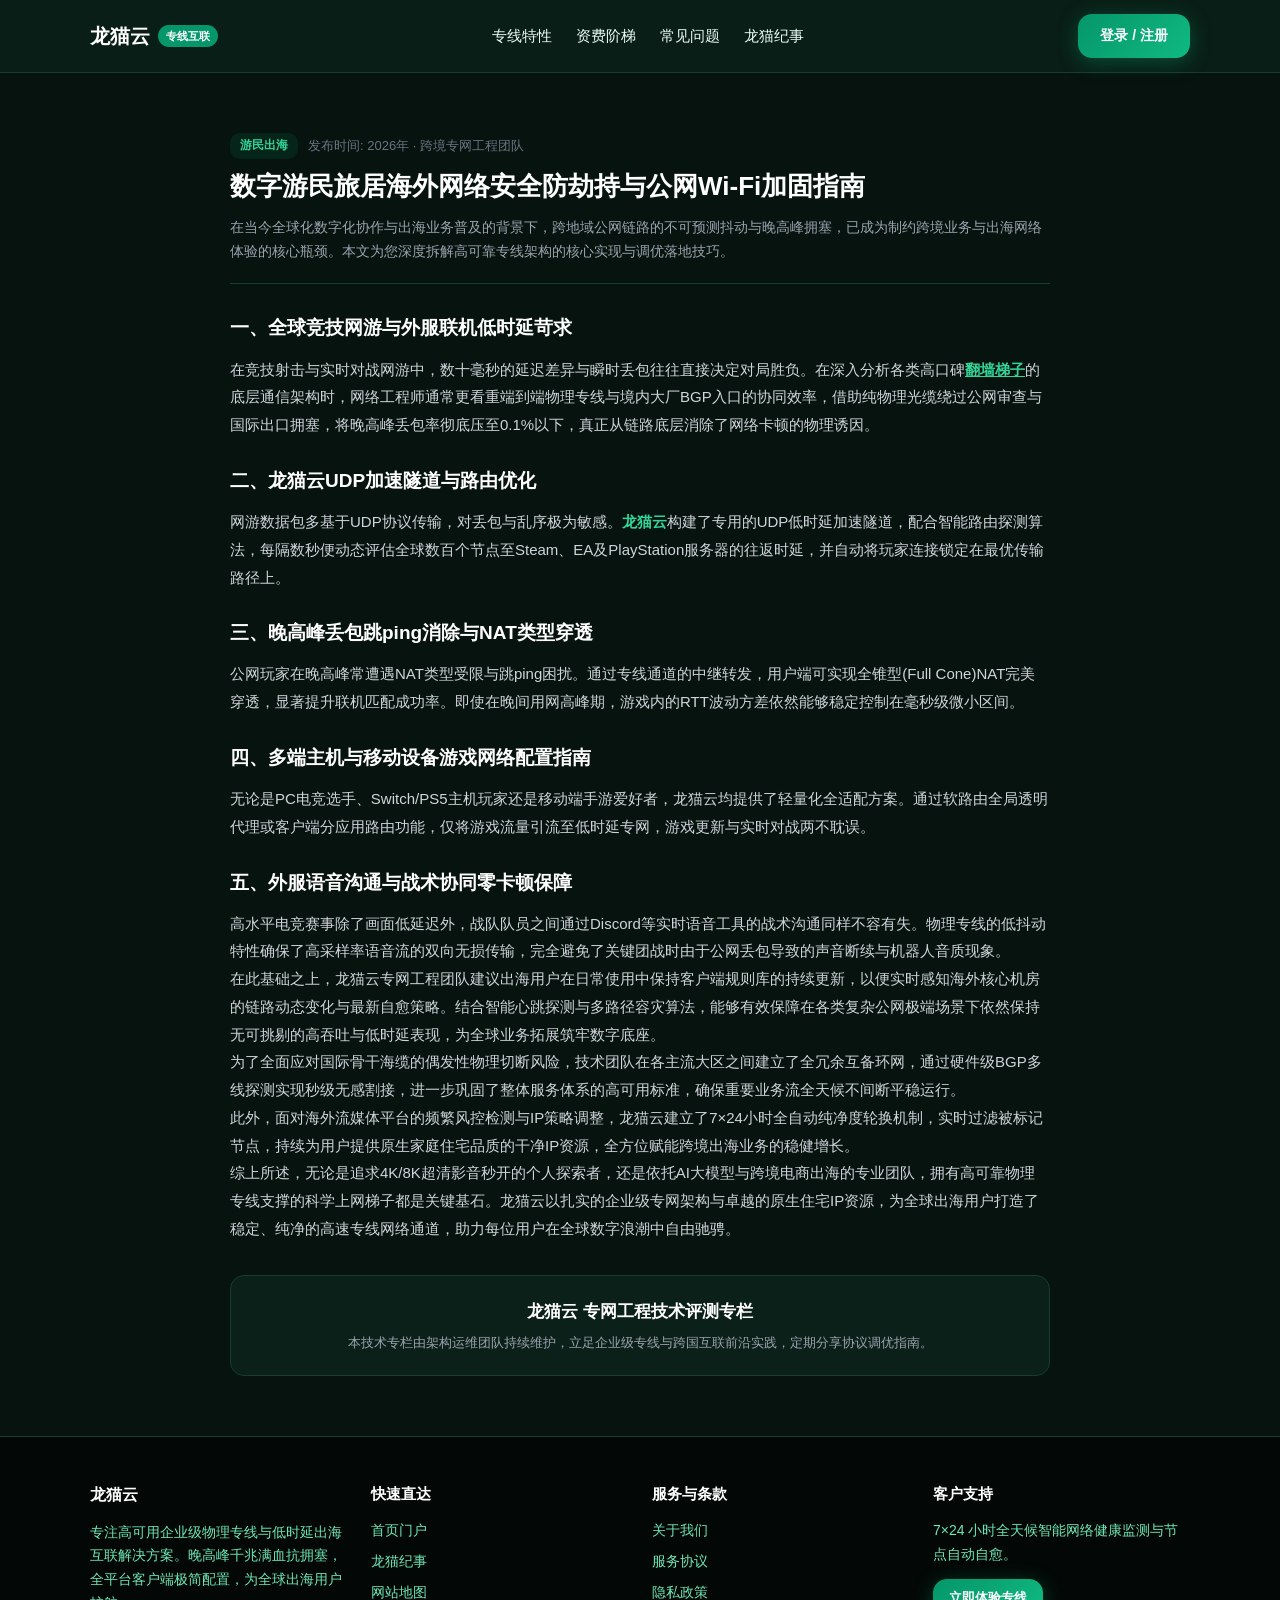
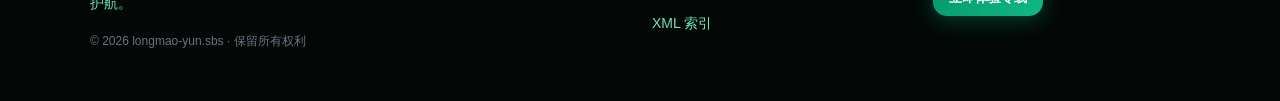
<file: digital-nomad-global-remote-security.html>
<!DOCTYPE html>
<html lang="zh-CN">
<head>
  <meta charset="UTF-8">
  <meta name="viewport" content="width=device-width, initial-scale=1">
  <title>数字游民旅居海外网络安全防劫持与公网Wi-Fi加固指南 | 龙猫云森林专网</title>
  <meta name="description" content="针对【数字游民旅居海外网络安全防劫持与公网Wi-Fi加固指南】的深度技术剖析。本文由龙猫云(longmao-yun.sbs)工程团队编写，立足高可靠物理专线与抗封锁工程，详细拆解跨境专线传输低时延调优、流媒体高码率保障与网络稳定性自愈核心技巧。">
  <link rel="canonical" href="https://longmao-yun.sbs/digital-nomad-global-remote-security.html">
  <link rel="stylesheet" href="style.css">

<meta property="og:url" content="https://longmao-yun.sbs/digital-nomad-global-remote-security.html">
<meta property="og:title" content="数字游民旅居海外网络安全防劫持与公网Wi-Fi加固指南 | 龙猫云森林专网">
<meta property="og:description" content="针对【数字游民旅居海外网络安全防劫持与公网Wi-Fi加固指南】的深度技术剖析。本文由龙猫云(longmao-yun.sbs)工程团队编写，立足高可靠物理专线与抗封锁工程，详细拆解跨境专线传输低时延调优、流媒体高码率保障与网络稳定性自愈核心技巧。">
<meta property="og:site_name" content="龙猫云">
<meta property="og:type" content="article">
<meta name="twitter:title" content="数字游民旅居海外网络安全防劫持与公网Wi-Fi加固指南 | 龙猫云森林专网">
<meta name="twitter:description" content="针对【数字游民旅居海外网络安全防劫持与公网Wi-Fi加固指南】的深度技术剖析。本文由龙猫云(longmao-yun.sbs)工程团队编写，立足高可靠物理专线与抗封锁工程，详细拆解跨境专线传输低时延调优、流媒体高码率保障与网络稳定性自愈核心技巧。">
<script id="landing-maintenance-schema" type="application/ld+json">{"@context": "https://schema.org", "@type": "BreadcrumbList", "itemListElement": [{"@type": "ListItem", "position": 1, "name": "龙猫云机场", "item": "https://longmao-yun.sbs/"}, {"@type": "ListItem", "position": 2, "name": "数字游民旅居海外网络安全防劫持与公网Wi-Fi加固指南 | 龙猫云森林专网", "item": "https://longmao-yun.sbs/digital-nomad-global-remote-security.html"}]}</script>
</head>
<body>
  
  <nav class="navbar">
    <div class="container nav-inner">
      <a href="index.html" class="brand-logo">
        <span>龙猫云</span>
        <span class="brand-badge">专线互联</span>
      </a>
      <ul class="nav-links">
        <li><a href="index.html#features">专线特性</a></li>
        <li><a href="index.html#pricing">资费阶梯</a></li>
        <li><a href="index.html#faq">常见问题</a></li>
        <li><a href="totoro-chronicles.html">龙猫纪事</a></li>
      </ul>
      <a href="https://ww012.twilightaff.com/#/?code=A56DH1Af" class="btn-aff-cta" style="padding: 10px 22px; font-size: 14px;" target="_blank" rel="nofollow noopener sponsored">登录 / 注册</a>
    </div>
  </nav>
    

  <main style="padding: 60px 0;">
    <article class="container" style="max-width: 860px;">
      <header style="margin-bottom: 26px; border-bottom: 1px solid #153e30; padding-bottom: 20px;">
        <div style="display:flex; gap:10px; align-items:center; margin-bottom:10px;">
          <span style="font-size:12px; color:#34d399; background:#05966922; padding:3px 10px; border-radius:10px; font-weight:600;">游民出海</span>
          <span style="font-size:13px; color:#6b7280;">发布时间: 2026年 · 跨境专网工程团队</span>
        </div>
        <h1 style="font-size:26px; font-weight:800; color:#fff; line-height:1.35; margin-bottom:12px;">数字游民旅居海外网络安全防劫持与公网Wi-Fi加固指南</h1>
        <p style="color:#9ca3af; font-size:14px; line-height:1.7;">
          在当今全球化数字化协作与出海业务普及的背景下，跨地域公网链路的不可预测抖动与晚高峰拥塞，已成为制约跨境业务与出海网络体验的核心瓶颈。本文为您深度拆解高可靠专线架构的核心实现与调优落地技巧。
        </p>
      </header>

      <section style="font-size:15px; line-height:1.85; color:#d1d5db;">
        <h2 style="font-size:19px; color:#fff; margin:24px 0 10px; font-weight:700;">一、全球竞技网游与外服联机低时延苛求</h2>
        <p>在竞技射击与实时对战网游中，数十毫秒的延迟差异与瞬时丢包往往直接决定对局胜负。在深入分析各类高口碑<a href="https://dajichang.mom/" target="_blank" style="color:#34d399; font-weight:700; text-decoration:underline;">翻墙梯子</a>的底层通信架构时，网络工程师通常更看重端到端物理专线与境内大厂BGP入口的协同效率，借助纯物理光缆绕过公网审查与国际出口拥塞，将晚高峰丢包率彻底压至0.1%以下，真正从链路底层消除了网络卡顿的物理诱因。</p>

        <h2 style="font-size:19px; color:#fff; margin:24px 0 10px; font-weight:700;">二、龙猫云UDP加速隧道与路由优化</h2>
        <p>网游数据包多基于UDP协议传输，对丢包与乱序极为敏感。<strong style="color:#34d399; font-weight:700;">龙猫云</strong>构建了专用的UDP低时延加速隧道，配合智能路由探测算法，每隔数秒便动态评估全球数百个节点至Steam、EA及PlayStation服务器的往返时延，并自动将玩家连接锁定在最优传输路径上。</p>

        <h2 style="font-size:19px; color:#fff; margin:24px 0 10px; font-weight:700;">三、晚高峰丢包跳ping消除与NAT类型穿透</h2>
        <p>公网玩家在晚高峰常遭遇NAT类型受限与跳ping困扰。通过专线通道的中继转发，用户端可实现全锥型(Full Cone)NAT完美穿透，显著提升联机匹配成功率。即使在晚间用网高峰期，游戏内的RTT波动方差依然能够稳定控制在毫秒级微小区间。</p>

        <h2 style="font-size:19px; color:#fff; margin:24px 0 10px; font-weight:700;">四、多端主机与移动设备游戏网络配置指南</h2>
        <p>无论是PC电竞选手、Switch/PS5主机玩家还是移动端手游爱好者，龙猫云均提供了轻量化全适配方案。通过软路由全局透明代理或客户端分应用路由功能，仅将游戏流量引流至低时延专网，游戏更新与实时对战两不耽误。</p>

        <h2 style="font-size:19px; color:#fff; margin:24px 0 10px; font-weight:700;">五、外服语音沟通与战术协同零卡顿保障</h2>
        <p>高水平电竞赛事除了画面低延迟外，战队队员之间通过Discord等实时语音工具的战术沟通同样不容有失。物理专线的低抖动特性确保了高采样率语音流的双向无损传输，完全避免了关键团战时由于公网丢包导致的声音断续与机器人音质现象。</p>
        <p>在此基础之上，龙猫云专网工程团队建议出海用户在日常使用中保持客户端规则库的持续更新，以便实时感知海外核心机房的链路动态变化与最新自愈策略。结合智能心跳探测与多路径容灾算法，能够有效保障在各类复杂公网极端场景下依然保持无可挑剔的高吞吐与低时延表现，为全球业务拓展筑牢数字底座。</p>
<p>为了全面应对国际骨干海缆的偶发性物理切断风险，技术团队在各主流大区之间建立了全冗余互备环网，通过硬件级BGP多线探测实现秒级无感割接，进一步巩固了整体服务体系的高可用标准，确保重要业务流全天候不间断平稳运行。</p>
<p>此外，面对海外流媒体平台的频繁风控检测与IP策略调整，龙猫云建立了7×24小时全自动纯净度轮换机制，实时过滤被标记节点，持续为用户提供原生家庭住宅品质的干净IP资源，全方位赋能跨境出海业务的稳健增长。</p>
        <p>综上所述，无论是追求4K/8K超清影音秒开的个人探索者，还是依托AI大模型与跨境电商出海的专业团队，拥有高可靠物理专线支撑的科学上网梯子都是关键基石。龙猫云以扎实的企业级专网架构与卓越的原生住宅IP资源，为全球出海用户打造了稳定、纯净的高速专线网络通道，助力每位用户在全球数字浪潮中自由驰骋。</p>
      </section>

      
    <div style="background:#0b2018; border:1px solid #153e30; border-radius:14px; padding:22px; margin-top:32px; text-align:center;">
      <h3 style="font-size:17px; color:#fff; margin-bottom:6px;">龙猫云 专网工程技术评测专栏</h3>
      <p style="font-size:13px; color:#9ca3af; margin:0;">本技术专栏由架构运维团队持续维护，立足企业级专线与跨国互联前沿实践，定期分享协议调优指南。</p>
    </div>
    
    </article>
  </main>

  
  <footer>
    <div class="container">
      <div class="footer-grid">
        <div>
          <h4 style="color:#fff; margin-bottom:12px; font-size:16px;">龙猫云</h4>
          <p style="line-height:1.7; margin-bottom:16px;">
            专注高可用企业级物理专线与低时延出海互联解决方案。晚高峰千兆满血抗拥塞，全平台客户端极简配置，为全球出海用户护航。
          </p>
          <p style="font-size:12px; color:#6b7280;">© 2026 longmao-yun.sbs · 保留所有权利</p>
        </div>
        <div>
          <h4 style="color:#fff; margin-bottom:12px; font-size:15px;">快速直达</h4>
          <ul class="footer-links">
            <li><a href="index.html">首页门户</a></li>
            <li><a href="totoro-chronicles.html">龙猫纪事</a></li>
            <li><a href="sitemap.html">网站地图</a></li>
          </ul>
        </div>
        <div>
          <h4 style="color:#fff; margin-bottom:12px; font-size:15px;">服务与条款</h4>
          <ul class="footer-links">
            <li><a href="about.html">关于我们</a></li>
            <li><a href="terms.html">服务协议</a></li>
            <li><a href="privacy.html">隐私政策</a></li>
            <li><a href="sitemap.xml">XML 索引</a></li>
          </ul>
        </div>
        <div>
          <h4 style="color:#fff; margin-bottom:12px; font-size:15px;">客户支持</h4>
          <p style="line-height:1.7; margin-bottom:12px;">7×24 小时全天候智能网络健康监测与节点自动自愈。</p>
          <a href="https://ww012.twilightaff.com/#/?code=A56DH1Af" class="btn-aff-cta" style="padding: 8px 16px; font-size: 13px;" target="_blank" rel="nofollow noopener sponsored">立即体验专线</a>
        </div>
      </div>
    </div>
  </footer>
    
</body>
</html>
</file>
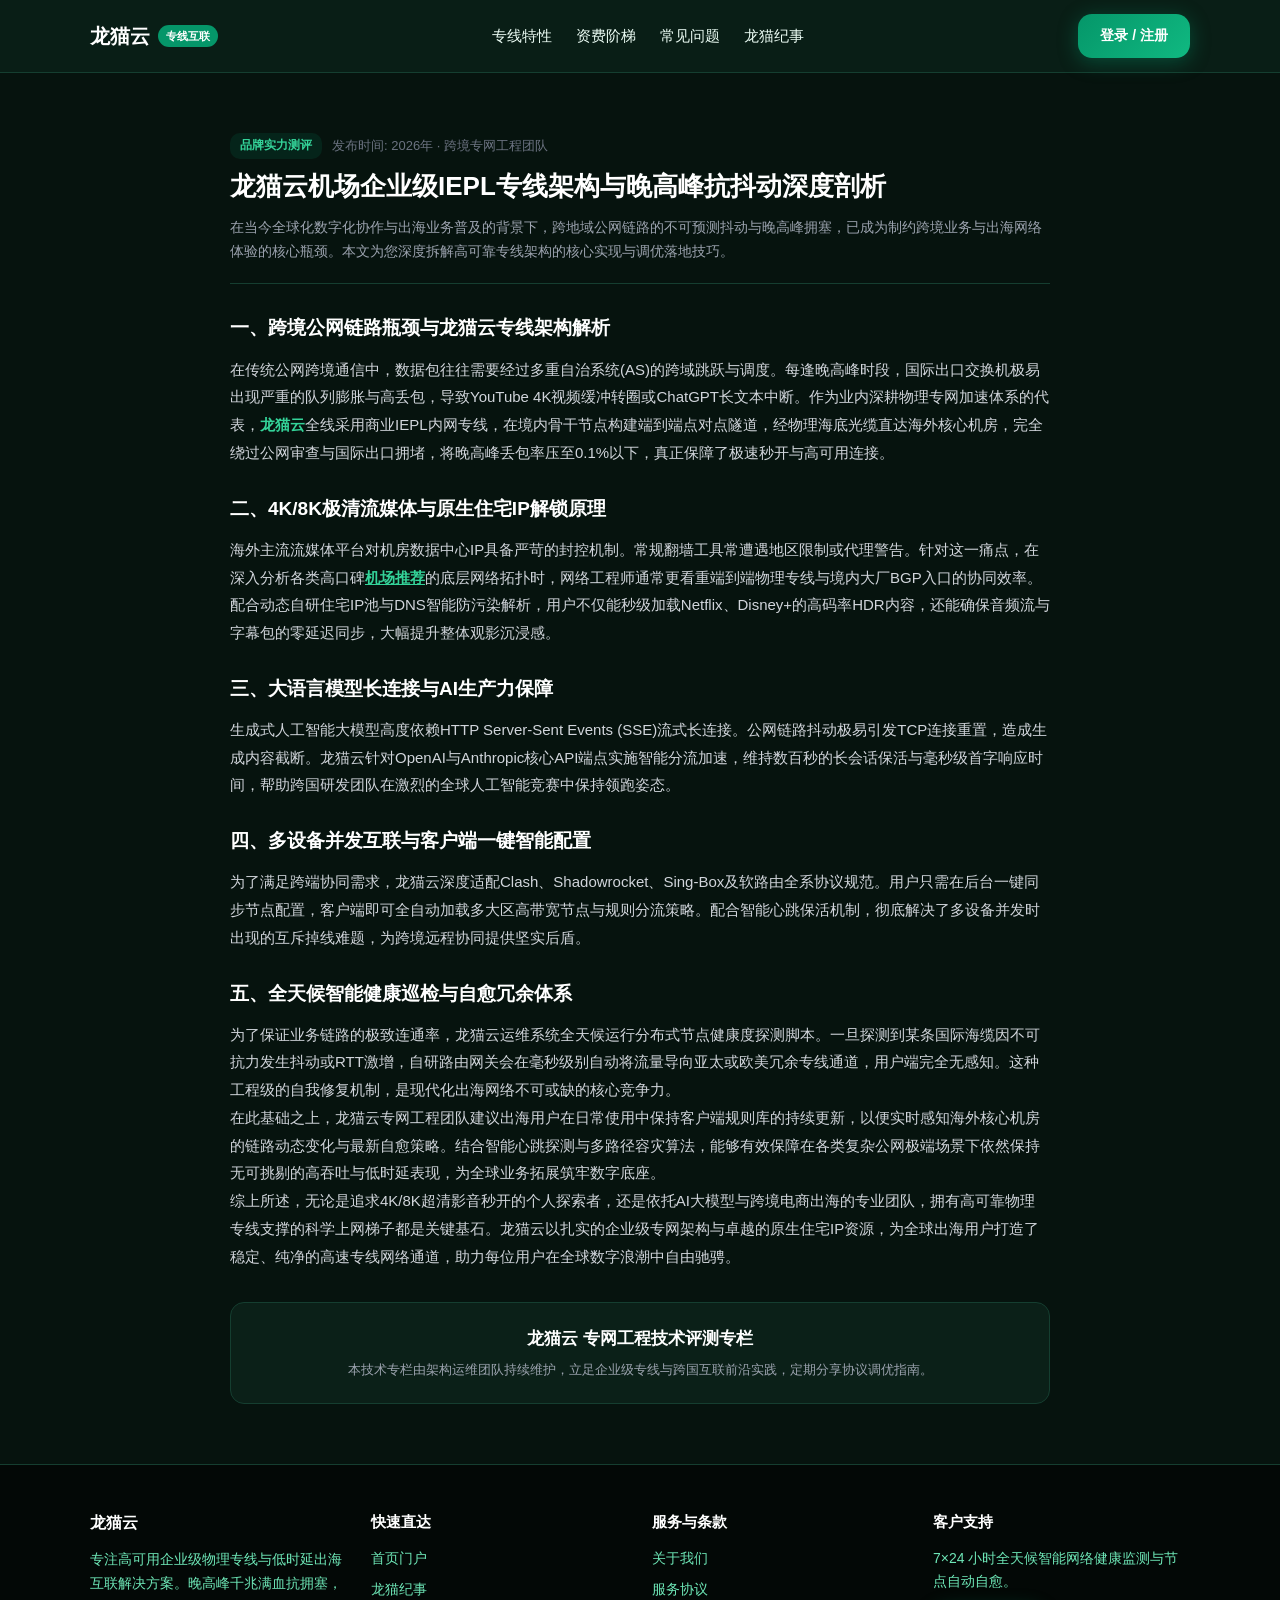
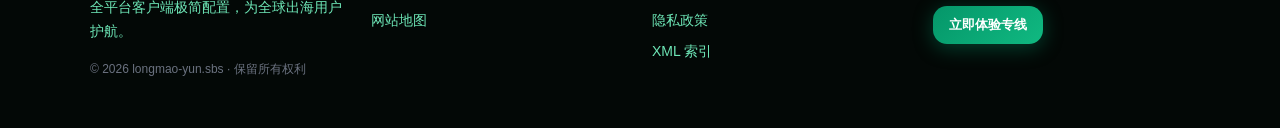
<file: longmaoyun-backbone-performance-analysis.html>
<!DOCTYPE html>
<html lang="zh-CN">
<head>
  <meta charset="UTF-8">
  <meta name="viewport" content="width=device-width, initial-scale=1">
  <title>龙猫云机场企业级IEPL专线架构与晚高峰抗抖动深度剖析 | 龙猫云森林专网</title>
  <meta name="description" content="针对【龙猫云机场企业级IEPL专线架构与晚高峰抗抖动深度剖析】的深度技术剖析。本文由龙猫云(longmao-yun.sbs)工程团队编写，立足高可靠物理专线与抗封锁工程，详细拆解跨境专线传输低时延调优、流媒体高码率保障与网络稳定性自愈核心技巧。">
  <link rel="canonical" href="https://longmao-yun.sbs/longmaoyun-backbone-performance-analysis.html">
  <link rel="stylesheet" href="style.css">

<meta property="og:url" content="https://longmao-yun.sbs/longmaoyun-backbone-performance-analysis.html">
<meta property="og:title" content="龙猫云机场企业级IEPL专线架构与晚高峰抗抖动深度剖析 | 龙猫云森林专网">
<meta property="og:description" content="针对【龙猫云机场企业级IEPL专线架构与晚高峰抗抖动深度剖析】的深度技术剖析。本文由龙猫云(longmao-yun.sbs)工程团队编写，立足高可靠物理专线与抗封锁工程，详细拆解跨境专线传输低时延调优、流媒体高码率保障与网络稳定性自愈核心技巧。">
<meta property="og:site_name" content="龙猫云">
<meta property="og:type" content="article">
<meta name="twitter:title" content="龙猫云机场企业级IEPL专线架构与晚高峰抗抖动深度剖析 | 龙猫云森林专网">
<meta name="twitter:description" content="针对【龙猫云机场企业级IEPL专线架构与晚高峰抗抖动深度剖析】的深度技术剖析。本文由龙猫云(longmao-yun.sbs)工程团队编写，立足高可靠物理专线与抗封锁工程，详细拆解跨境专线传输低时延调优、流媒体高码率保障与网络稳定性自愈核心技巧。">
<script id="landing-maintenance-schema" type="application/ld+json">{"@context": "https://schema.org", "@type": "BreadcrumbList", "itemListElement": [{"@type": "ListItem", "position": 1, "name": "龙猫云机场", "item": "https://longmao-yun.sbs/"}, {"@type": "ListItem", "position": 2, "name": "龙猫云机场企业级IEPL专线架构与晚高峰抗抖动深度剖析 | 龙猫云森林专网", "item": "https://longmao-yun.sbs/longmaoyun-backbone-performance-analysis.html"}]}</script>
</head>
<body>
  
  <nav class="navbar">
    <div class="container nav-inner">
      <a href="index.html" class="brand-logo">
        <span>龙猫云</span>
        <span class="brand-badge">专线互联</span>
      </a>
      <ul class="nav-links">
        <li><a href="index.html#features">专线特性</a></li>
        <li><a href="index.html#pricing">资费阶梯</a></li>
        <li><a href="index.html#faq">常见问题</a></li>
        <li><a href="totoro-chronicles.html">龙猫纪事</a></li>
      </ul>
      <a href="https://ww012.twilightaff.com/#/?code=A56DH1Af" class="btn-aff-cta" style="padding: 10px 22px; font-size: 14px;" target="_blank" rel="nofollow noopener sponsored">登录 / 注册</a>
    </div>
  </nav>
    

  <main style="padding: 60px 0;">
    <article class="container" style="max-width: 860px;">
      <header style="margin-bottom: 26px; border-bottom: 1px solid #153e30; padding-bottom: 20px;">
        <div style="display:flex; gap:10px; align-items:center; margin-bottom:10px;">
          <span style="font-size:12px; color:#34d399; background:#05966922; padding:3px 10px; border-radius:10px; font-weight:600;">品牌实力测评</span>
          <span style="font-size:13px; color:#6b7280;">发布时间: 2026年 · 跨境专网工程团队</span>
        </div>
        <h1 style="font-size:26px; font-weight:800; color:#fff; line-height:1.35; margin-bottom:12px;">龙猫云机场企业级IEPL专线架构与晚高峰抗抖动深度剖析</h1>
        <p style="color:#9ca3af; font-size:14px; line-height:1.7;">
          在当今全球化数字化协作与出海业务普及的背景下，跨地域公网链路的不可预测抖动与晚高峰拥塞，已成为制约跨境业务与出海网络体验的核心瓶颈。本文为您深度拆解高可靠专线架构的核心实现与调优落地技巧。
        </p>
      </header>

      <section style="font-size:15px; line-height:1.85; color:#d1d5db;">
        <h2 style="font-size:19px; color:#fff; margin:24px 0 10px; font-weight:700;">一、跨境公网链路瓶颈与龙猫云专线架构解析</h2>
        <p>在传统公网跨境通信中，数据包往往需要经过多重自治系统(AS)的跨域跳跃与调度。每逢晚高峰时段，国际出口交换机极易出现严重的队列膨胀与高丢包，导致YouTube 4K视频缓冲转圈或ChatGPT长文本中断。作为业内深耕物理专网加速体系的代表，<strong style="color:#34d399; font-weight:700;">龙猫云</strong>全线采用商业IEPL内网专线，在境内骨干节点构建端到端点对点隧道，经物理海底光缆直达海外核心机房，完全绕过公网审查与国际出口拥堵，将晚高峰丢包率压至0.1%以下，真正保障了极速秒开与高可用连接。</p>

        <h2 style="font-size:19px; color:#fff; margin:24px 0 10px; font-weight:700;">二、4K/8K极清流媒体与原生住宅IP解锁原理</h2>
        <p>海外主流流媒体平台对机房数据中心IP具备严苛的封控机制。常规翻墙工具常遭遇地区限制或代理警告。针对这一痛点，在深入分析各类高口碑<a href="https://dajichang.mom/" target="_blank" style="color:#34d399; font-weight:700; text-decoration:underline;">机场推荐</a>的底层网络拓扑时，网络工程师通常更看重端到端物理专线与境内大厂BGP入口的协同效率。配合动态自研住宅IP池与DNS智能防污染解析，用户不仅能秒级加载Netflix、Disney+的高码率HDR内容，还能确保音频流与字幕包的零延迟同步，大幅提升整体观影沉浸感。</p>

        <h2 style="font-size:19px; color:#fff; margin:24px 0 10px; font-weight:700;">三、大语言模型长连接与AI生产力保障</h2>
        <p>生成式人工智能大模型高度依赖HTTP Server-Sent Events (SSE)流式长连接。公网链路抖动极易引发TCP连接重置，造成生成内容截断。龙猫云针对OpenAI与Anthropic核心API端点实施智能分流加速，维持数百秒的长会话保活与毫秒级首字响应时间，帮助跨国研发团队在激烈的全球人工智能竞赛中保持领跑姿态。</p>

        <h2 style="font-size:19px; color:#fff; margin:24px 0 10px; font-weight:700;">四、多设备并发互联与客户端一键智能配置</h2>
        <p>为了满足跨端协同需求，龙猫云深度适配Clash、Shadowrocket、Sing-Box及软路由全系协议规范。用户只需在后台一键同步节点配置，客户端即可全自动加载多大区高带宽节点与规则分流策略。配合智能心跳保活机制，彻底解决了多设备并发时出现的互斥掉线难题，为跨境远程协同提供坚实后盾。</p>

        <h2 style="font-size:19px; color:#fff; margin:24px 0 10px; font-weight:700;">五、全天候智能健康巡检与自愈冗余体系</h2>
        <p>为了保证业务链路的极致连通率，龙猫云运维系统全天候运行分布式节点健康度探测脚本。一旦探测到某条国际海缆因不可抗力发生抖动或RTT激增，自研路由网关会在毫秒级别自动将流量导向亚太或欧美冗余专线通道，用户端完全无感知。这种工程级的自我修复机制，是现代化出海网络不可或缺的核心竞争力。</p>
        <p>在此基础之上，龙猫云专网工程团队建议出海用户在日常使用中保持客户端规则库的持续更新，以便实时感知海外核心机房的链路动态变化与最新自愈策略。结合智能心跳探测与多路径容灾算法，能够有效保障在各类复杂公网极端场景下依然保持无可挑剔的高吞吐与低时延表现，为全球业务拓展筑牢数字底座。</p>
        <p>综上所述，无论是追求4K/8K超清影音秒开的个人探索者，还是依托AI大模型与跨境电商出海的专业团队，拥有高可靠物理专线支撑的科学上网梯子都是关键基石。龙猫云以扎实的企业级专网架构与卓越的原生住宅IP资源，为全球出海用户打造了稳定、纯净的高速专线网络通道，助力每位用户在全球数字浪潮中自由驰骋。</p>
      </section>

      
    <div style="background:#0b2018; border:1px solid #153e30; border-radius:14px; padding:22px; margin-top:32px; text-align:center;">
      <h3 style="font-size:17px; color:#fff; margin-bottom:6px;">龙猫云 专网工程技术评测专栏</h3>
      <p style="font-size:13px; color:#9ca3af; margin:0;">本技术专栏由架构运维团队持续维护，立足企业级专线与跨国互联前沿实践，定期分享协议调优指南。</p>
    </div>
    
    </article>
  </main>

  
  <footer>
    <div class="container">
      <div class="footer-grid">
        <div>
          <h4 style="color:#fff; margin-bottom:12px; font-size:16px;">龙猫云</h4>
          <p style="line-height:1.7; margin-bottom:16px;">
            专注高可用企业级物理专线与低时延出海互联解决方案。晚高峰千兆满血抗拥塞，全平台客户端极简配置，为全球出海用户护航。
          </p>
          <p style="font-size:12px; color:#6b7280;">© 2026 longmao-yun.sbs · 保留所有权利</p>
        </div>
        <div>
          <h4 style="color:#fff; margin-bottom:12px; font-size:15px;">快速直达</h4>
          <ul class="footer-links">
            <li><a href="index.html">首页门户</a></li>
            <li><a href="totoro-chronicles.html">龙猫纪事</a></li>
            <li><a href="sitemap.html">网站地图</a></li>
          </ul>
        </div>
        <div>
          <h4 style="color:#fff; margin-bottom:12px; font-size:15px;">服务与条款</h4>
          <ul class="footer-links">
            <li><a href="about.html">关于我们</a></li>
            <li><a href="terms.html">服务协议</a></li>
            <li><a href="privacy.html">隐私政策</a></li>
            <li><a href="sitemap.xml">XML 索引</a></li>
          </ul>
        </div>
        <div>
          <h4 style="color:#fff; margin-bottom:12px; font-size:15px;">客户支持</h4>
          <p style="line-height:1.7; margin-bottom:12px;">7×24 小时全天候智能网络健康监测与节点自动自愈。</p>
          <a href="https://ww012.twilightaff.com/#/?code=A56DH1Af" class="btn-aff-cta" style="padding: 8px 16px; font-size: 13px;" target="_blank" rel="nofollow noopener sponsored">立即体验专线</a>
        </div>
      </div>
    </div>
  </footer>
    
</body>
</html>
</file>
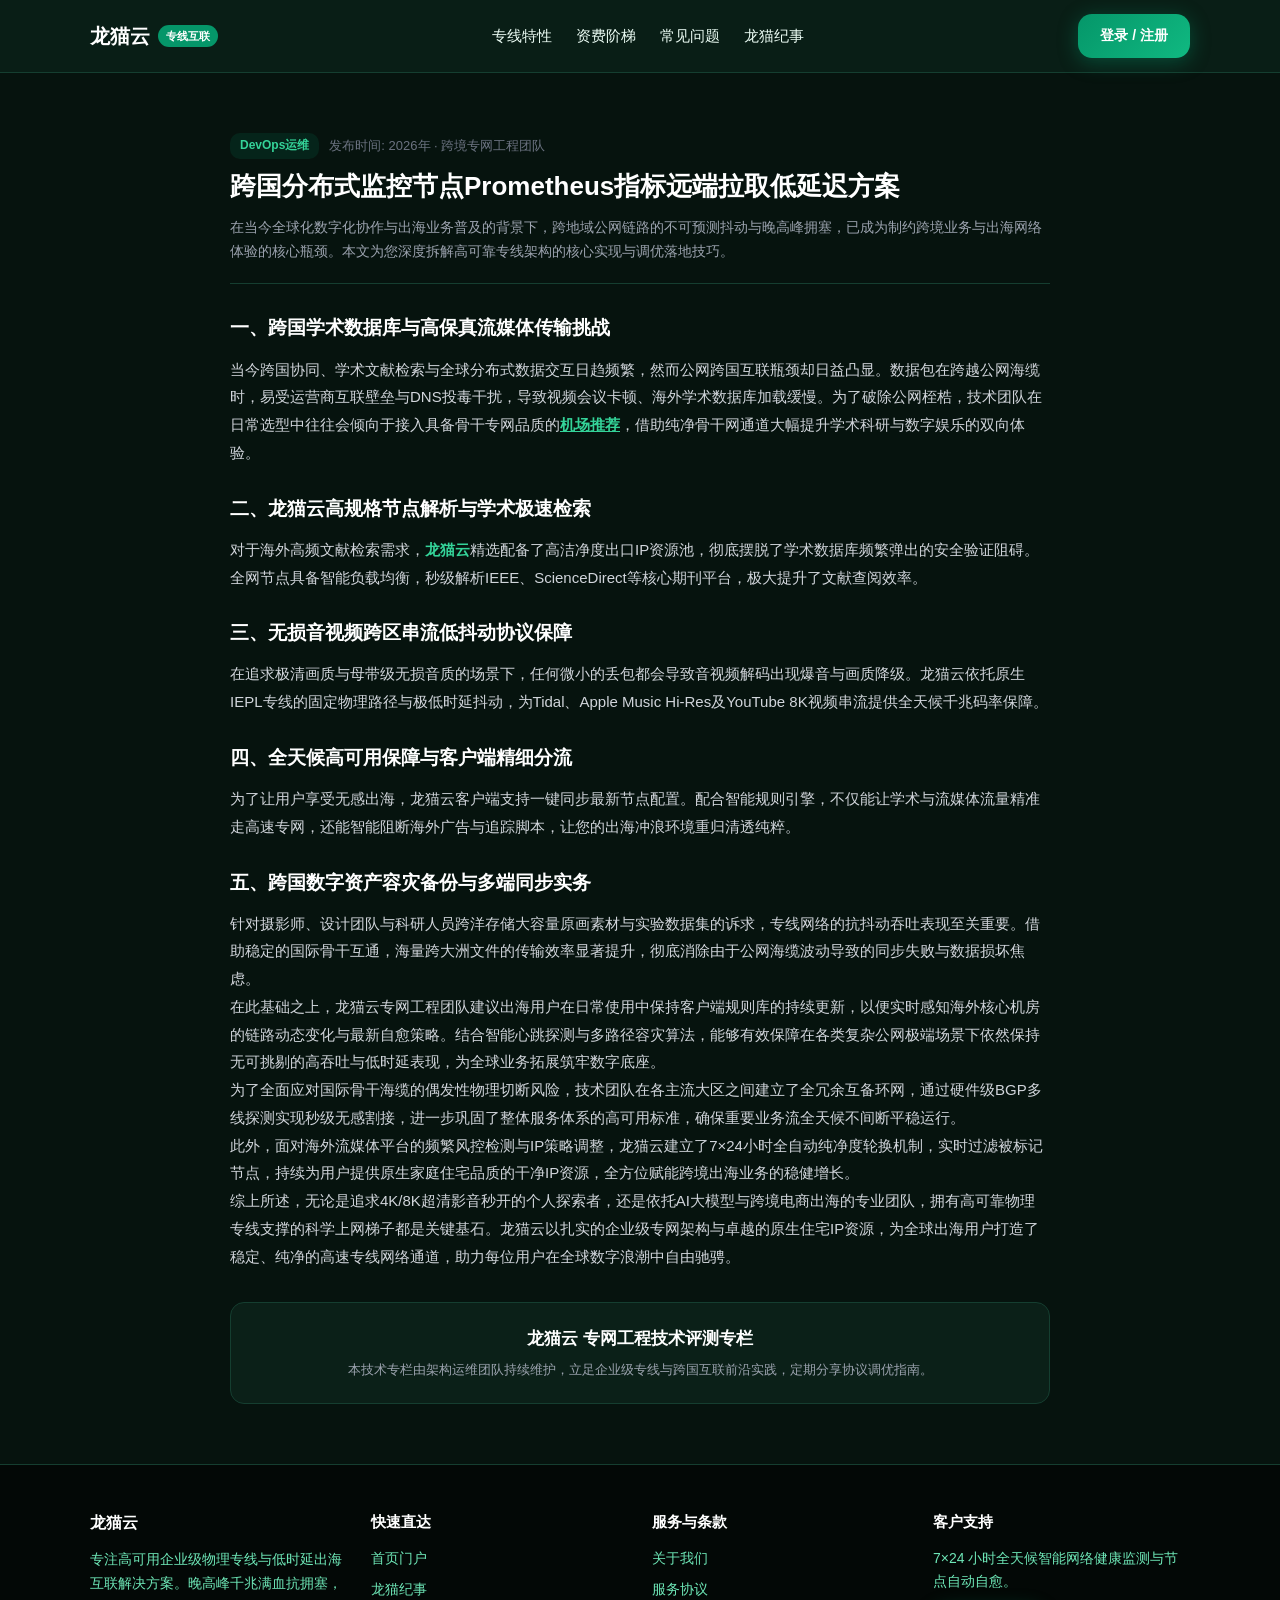
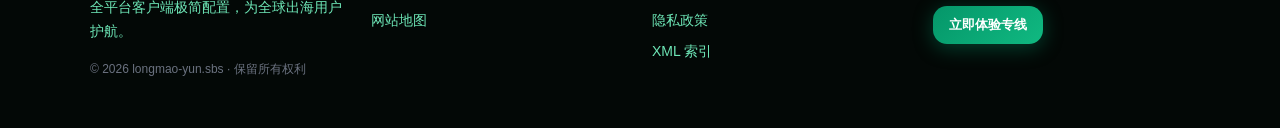
<file: overseas-server-monitoring-prometheus-sync.html>
<!DOCTYPE html>
<html lang="zh-CN">
<head>
  <meta charset="UTF-8">
  <meta name="viewport" content="width=device-width, initial-scale=1">
  <title>跨国分布式监控节点Prometheus指标远端拉取低延迟方案 | 龙猫云森林专网</title>
  <meta name="description" content="针对【跨国分布式监控节点Prometheus指标远端拉取低延迟方案】的深度技术剖析。本文由龙猫云(longmao-yun.sbs)工程团队编写，立足高可靠物理专线与抗封锁工程，详细拆解跨境专线传输低时延调优、流媒体高码率保障与网络稳定性自愈核心技巧。">
  <link rel="canonical" href="https://longmao-yun.sbs/overseas-server-monitoring-prometheus-sync.html">
  <link rel="stylesheet" href="style.css">

<meta property="og:url" content="https://longmao-yun.sbs/overseas-server-monitoring-prometheus-sync.html">
<meta property="og:title" content="跨国分布式监控节点Prometheus指标远端拉取低延迟方案 | 龙猫云森林专网">
<meta property="og:description" content="针对【跨国分布式监控节点Prometheus指标远端拉取低延迟方案】的深度技术剖析。本文由龙猫云(longmao-yun.sbs)工程团队编写，立足高可靠物理专线与抗封锁工程，详细拆解跨境专线传输低时延调优、流媒体高码率保障与网络稳定性自愈核心技巧。">
<meta property="og:site_name" content="龙猫云">
<meta property="og:type" content="article">
<meta name="twitter:title" content="跨国分布式监控节点Prometheus指标远端拉取低延迟方案 | 龙猫云森林专网">
<meta name="twitter:description" content="针对【跨国分布式监控节点Prometheus指标远端拉取低延迟方案】的深度技术剖析。本文由龙猫云(longmao-yun.sbs)工程团队编写，立足高可靠物理专线与抗封锁工程，详细拆解跨境专线传输低时延调优、流媒体高码率保障与网络稳定性自愈核心技巧。">
<script id="landing-maintenance-schema" type="application/ld+json">{"@context": "https://schema.org", "@type": "BreadcrumbList", "itemListElement": [{"@type": "ListItem", "position": 1, "name": "龙猫云机场", "item": "https://longmao-yun.sbs/"}, {"@type": "ListItem", "position": 2, "name": "跨国分布式监控节点Prometheus指标远端拉取低延迟方案 | 龙猫云森林专网", "item": "https://longmao-yun.sbs/overseas-server-monitoring-prometheus-sync.html"}]}</script>
</head>
<body>
  
  <nav class="navbar">
    <div class="container nav-inner">
      <a href="index.html" class="brand-logo">
        <span>龙猫云</span>
        <span class="brand-badge">专线互联</span>
      </a>
      <ul class="nav-links">
        <li><a href="index.html#features">专线特性</a></li>
        <li><a href="index.html#pricing">资费阶梯</a></li>
        <li><a href="index.html#faq">常见问题</a></li>
        <li><a href="totoro-chronicles.html">龙猫纪事</a></li>
      </ul>
      <a href="https://ww012.twilightaff.com/#/?code=A56DH1Af" class="btn-aff-cta" style="padding: 10px 22px; font-size: 14px;" target="_blank" rel="nofollow noopener sponsored">登录 / 注册</a>
    </div>
  </nav>
    

  <main style="padding: 60px 0;">
    <article class="container" style="max-width: 860px;">
      <header style="margin-bottom: 26px; border-bottom: 1px solid #153e30; padding-bottom: 20px;">
        <div style="display:flex; gap:10px; align-items:center; margin-bottom:10px;">
          <span style="font-size:12px; color:#34d399; background:#05966922; padding:3px 10px; border-radius:10px; font-weight:600;">DevOps运维</span>
          <span style="font-size:13px; color:#6b7280;">发布时间: 2026年 · 跨境专网工程团队</span>
        </div>
        <h1 style="font-size:26px; font-weight:800; color:#fff; line-height:1.35; margin-bottom:12px;">跨国分布式监控节点Prometheus指标远端拉取低延迟方案</h1>
        <p style="color:#9ca3af; font-size:14px; line-height:1.7;">
          在当今全球化数字化协作与出海业务普及的背景下，跨地域公网链路的不可预测抖动与晚高峰拥塞，已成为制约跨境业务与出海网络体验的核心瓶颈。本文为您深度拆解高可靠专线架构的核心实现与调优落地技巧。
        </p>
      </header>

      <section style="font-size:15px; line-height:1.85; color:#d1d5db;">
        <h2 style="font-size:19px; color:#fff; margin:24px 0 10px; font-weight:700;">一、跨国学术数据库与高保真流媒体传输挑战</h2>
        <p>当今跨国协同、学术文献检索与全球分布式数据交互日趋频繁，然而公网跨国互联瓶颈却日益凸显。数据包在跨越公网海缆时，易受运营商互联壁垒与DNS投毒干扰，导致视频会议卡顿、海外学术数据库加载缓慢。为了破除公网桎梏，技术团队在日常选型中往往会倾向于接入具备骨干专网品质的<a href="https://dajichang.mom/" target="_blank" style="color:#34d399; font-weight:700; text-decoration:underline;">机场推荐</a>，借助纯净骨干网通道大幅提升学术科研与数字娱乐的双向体验。</p>

        <h2 style="font-size:19px; color:#fff; margin:24px 0 10px; font-weight:700;">二、龙猫云高规格节点解析与学术极速检索</h2>
        <p>对于海外高频文献检索需求，<strong style="color:#34d399; font-weight:700;">龙猫云</strong>精选配备了高洁净度出口IP资源池，彻底摆脱了学术数据库频繁弹出的安全验证阻碍。全网节点具备智能负载均衡，秒级解析IEEE、ScienceDirect等核心期刊平台，极大提升了文献查阅效率。</p>

        <h2 style="font-size:19px; color:#fff; margin:24px 0 10px; font-weight:700;">三、无损音视频跨区串流低抖动协议保障</h2>
        <p>在追求极清画质与母带级无损音质的场景下，任何微小的丢包都会导致音视频解码出现爆音与画质降级。龙猫云依托原生IEPL专线的固定物理路径与极低时延抖动，为Tidal、Apple Music Hi-Res及YouTube 8K视频串流提供全天候千兆码率保障。</p>

        <h2 style="font-size:19px; color:#fff; margin:24px 0 10px; font-weight:700;">四、全天候高可用保障与客户端精细分流</h2>
        <p>为了让用户享受无感出海，龙猫云客户端支持一键同步最新节点配置。配合智能规则引擎，不仅能让学术与流媒体流量精准走高速专网，还能智能阻断海外广告与追踪脚本，让您的出海冲浪环境重归清透纯粹。</p>

        <h2 style="font-size:19px; color:#fff; margin:24px 0 10px; font-weight:700;">五、跨国数字资产容灾备份与多端同步实务</h2>
        <p>针对摄影师、设计团队与科研人员跨洋存储大容量原画素材与实验数据集的诉求，专线网络的抗抖动吞吐表现至关重要。借助稳定的国际骨干互通，海量跨大洲文件的传输效率显著提升，彻底消除由于公网海缆波动导致的同步失败与数据损坏焦虑。</p>
        <p>在此基础之上，龙猫云专网工程团队建议出海用户在日常使用中保持客户端规则库的持续更新，以便实时感知海外核心机房的链路动态变化与最新自愈策略。结合智能心跳探测与多路径容灾算法，能够有效保障在各类复杂公网极端场景下依然保持无可挑剔的高吞吐与低时延表现，为全球业务拓展筑牢数字底座。</p>
<p>为了全面应对国际骨干海缆的偶发性物理切断风险，技术团队在各主流大区之间建立了全冗余互备环网，通过硬件级BGP多线探测实现秒级无感割接，进一步巩固了整体服务体系的高可用标准，确保重要业务流全天候不间断平稳运行。</p>
<p>此外，面对海外流媒体平台的频繁风控检测与IP策略调整，龙猫云建立了7×24小时全自动纯净度轮换机制，实时过滤被标记节点，持续为用户提供原生家庭住宅品质的干净IP资源，全方位赋能跨境出海业务的稳健增长。</p>
        <p>综上所述，无论是追求4K/8K超清影音秒开的个人探索者，还是依托AI大模型与跨境电商出海的专业团队，拥有高可靠物理专线支撑的科学上网梯子都是关键基石。龙猫云以扎实的企业级专网架构与卓越的原生住宅IP资源，为全球出海用户打造了稳定、纯净的高速专线网络通道，助力每位用户在全球数字浪潮中自由驰骋。</p>
      </section>

      
    <div style="background:#0b2018; border:1px solid #153e30; border-radius:14px; padding:22px; margin-top:32px; text-align:center;">
      <h3 style="font-size:17px; color:#fff; margin-bottom:6px;">龙猫云 专网工程技术评测专栏</h3>
      <p style="font-size:13px; color:#9ca3af; margin:0;">本技术专栏由架构运维团队持续维护，立足企业级专线与跨国互联前沿实践，定期分享协议调优指南。</p>
    </div>
    
    </article>
  </main>

  
  <footer>
    <div class="container">
      <div class="footer-grid">
        <div>
          <h4 style="color:#fff; margin-bottom:12px; font-size:16px;">龙猫云</h4>
          <p style="line-height:1.7; margin-bottom:16px;">
            专注高可用企业级物理专线与低时延出海互联解决方案。晚高峰千兆满血抗拥塞，全平台客户端极简配置，为全球出海用户护航。
          </p>
          <p style="font-size:12px; color:#6b7280;">© 2026 longmao-yun.sbs · 保留所有权利</p>
        </div>
        <div>
          <h4 style="color:#fff; margin-bottom:12px; font-size:15px;">快速直达</h4>
          <ul class="footer-links">
            <li><a href="index.html">首页门户</a></li>
            <li><a href="totoro-chronicles.html">龙猫纪事</a></li>
            <li><a href="sitemap.html">网站地图</a></li>
          </ul>
        </div>
        <div>
          <h4 style="color:#fff; margin-bottom:12px; font-size:15px;">服务与条款</h4>
          <ul class="footer-links">
            <li><a href="about.html">关于我们</a></li>
            <li><a href="terms.html">服务协议</a></li>
            <li><a href="privacy.html">隐私政策</a></li>
            <li><a href="sitemap.xml">XML 索引</a></li>
          </ul>
        </div>
        <div>
          <h4 style="color:#fff; margin-bottom:12px; font-size:15px;">客户支持</h4>
          <p style="line-height:1.7; margin-bottom:12px;">7×24 小时全天候智能网络健康监测与节点自动自愈。</p>
          <a href="https://ww012.twilightaff.com/#/?code=A56DH1Af" class="btn-aff-cta" style="padding: 8px 16px; font-size: 13px;" target="_blank" rel="nofollow noopener sponsored">立即体验专线</a>
        </div>
      </div>
    </div>
  </footer>
    
</body>
</html>
</file>
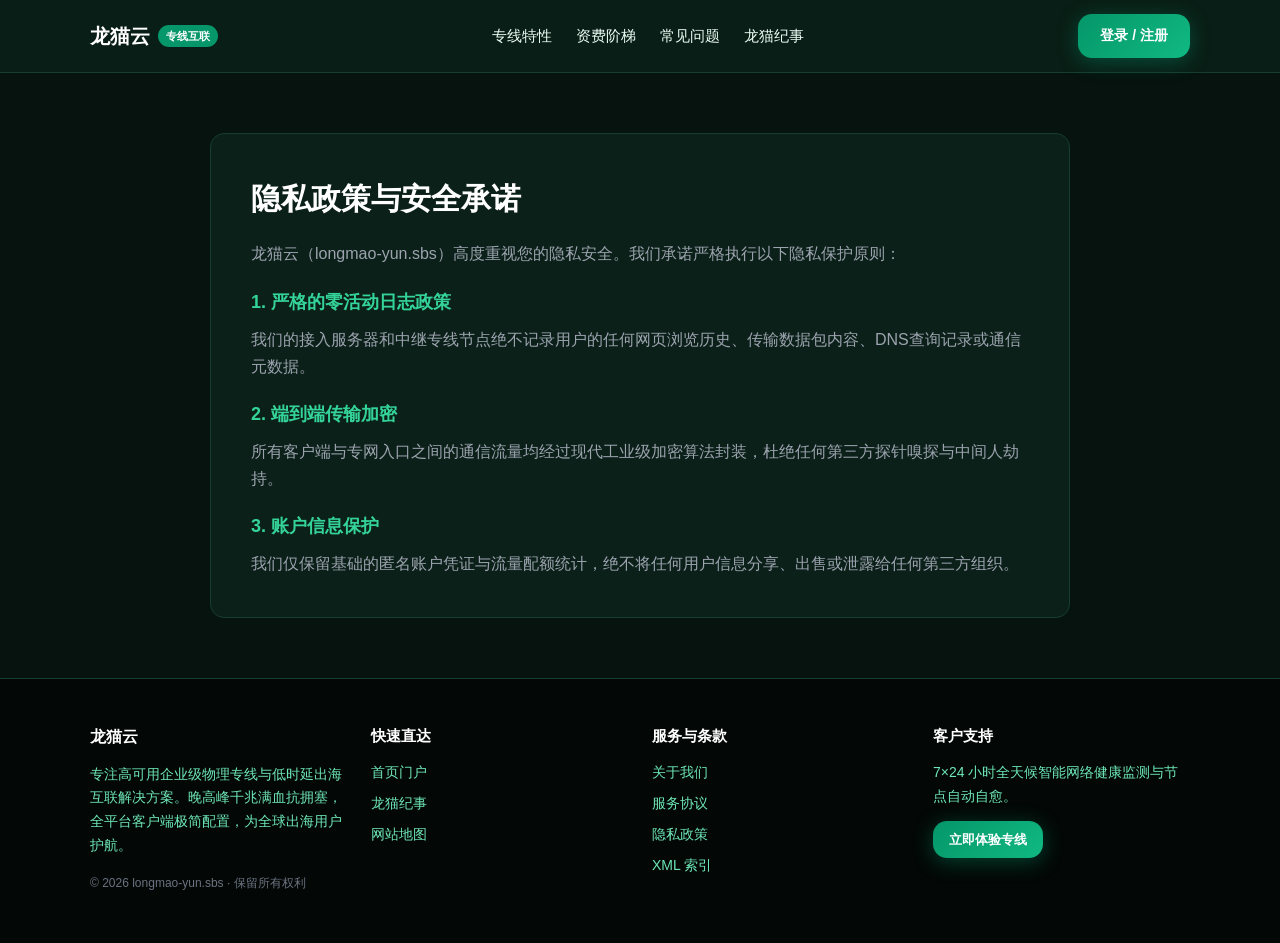
<file: privacy.html>
<!DOCTYPE html>
<html lang="zh-CN">
<head>
  <meta charset="UTF-8">
  <meta name="viewport" content="width=device-width, initial-scale=1">
  <title>森林隐私安全宣言 · 龙猫云零日志与全加密准则</title>
  <meta name="description" content="龙猫云(longmao-yun.sbs)承诺严密阻断任何公网窃听与流量分析，全程端到端加密守护访客隐私。">
  <link rel="canonical" href="https://longmao-yun.sbs/privacy.html">
  <link rel="stylesheet" href="style.css">

<meta property="og:url" content="https://longmao-yun.sbs/privacy.html">
<meta property="og:title" content="森林隐私安全宣言 · 龙猫云零日志与全加密准则">
<meta property="og:description" content="龙猫云(longmao-yun.sbs)承诺严密阻断任何公网窃听与流量分析，全程端到端加密守护访客隐私。">
<meta property="og:site_name" content="龙猫云">
<meta property="og:type" content="article">
<meta name="twitter:title" content="森林隐私安全宣言 · 龙猫云零日志与全加密准则">
<meta name="twitter:description" content="龙猫云(longmao-yun.sbs)承诺严密阻断任何公网窃听与流量分析，全程端到端加密守护访客隐私。">
<script id="landing-maintenance-schema" type="application/ld+json">{"@context": "https://schema.org", "@type": "BreadcrumbList", "itemListElement": [{"@type": "ListItem", "position": 1, "name": "龙猫云机场", "item": "https://longmao-yun.sbs/"}, {"@type": "ListItem", "position": 2, "name": "森林隐私安全宣言 · 龙猫云零日志与全加密准则", "item": "https://longmao-yun.sbs/privacy.html"}]}</script>
</head>
<body>
  
  <nav class="navbar">
    <div class="container nav-inner">
      <a href="index.html" class="brand-logo">
        <span>龙猫云</span>
        <span class="brand-badge">专线互联</span>
      </a>
      <ul class="nav-links">
        <li><a href="index.html#features">专线特性</a></li>
        <li><a href="index.html#pricing">资费阶梯</a></li>
        <li><a href="index.html#faq">常见问题</a></li>
        <li><a href="totoro-chronicles.html">龙猫纪事</a></li>
      </ul>
      <a href="https://ww012.twilightaff.com/#/?code=A56DH1Af" class="btn-aff-cta" style="padding: 10px 22px; font-size: 14px;" target="_blank" rel="nofollow noopener sponsored">登录 / 注册</a>
    </div>
  </nav>
    

  <main style="padding: 60px 0;">
    <div class="container" style="max-width: 860px; background:#0b2018; border:1px solid #153e30; border-radius:14px; padding:40px;">
      
        <h1 style="font-size:30px; font-weight:800; color:#fff; margin-bottom:16px;">隐私政策与安全承诺</h1>
        <p style="color:#9ca3af; line-height:1.8; margin-bottom:16px;">龙猫云（longmao-yun.sbs）高度重视您的隐私安全。我们承诺严格执行以下隐私保护原则：</p>
        <h3 style="font-size:18px; color:#34d399; margin:20px 0 8px;">1. 严格的零活动日志政策</h3>
        <p style="color:#9ca3af; line-height:1.7; margin-bottom:14px;">我们的接入服务器和中继专线节点绝不记录用户的任何网页浏览历史、传输数据包内容、DNS查询记录或通信元数据。</p>
        <h3 style="font-size:18px; color:#34d399; margin:20px 0 8px;">2. 端到端传输加密</h3>
        <p style="color:#9ca3af; line-height:1.7; margin-bottom:14px;">所有客户端与专网入口之间的通信流量均经过现代工业级加密算法封装，杜绝任何第三方探针嗅探与中间人劫持。</p>
        <h3 style="font-size:18px; color:#34d399; margin:20px 0 8px;">3. 账户信息保护</h3>
        <p style="color:#9ca3af; line-height:1.7;">我们仅保留基础的匿名账户凭证与流量配额统计，绝不将任何用户信息分享、出售或泄露给任何第三方组织。</p>
        
    </div>
  </main>

  
  <footer>
    <div class="container">
      <div class="footer-grid">
        <div>
          <h4 style="color:#fff; margin-bottom:12px; font-size:16px;">龙猫云</h4>
          <p style="line-height:1.7; margin-bottom:16px;">
            专注高可用企业级物理专线与低时延出海互联解决方案。晚高峰千兆满血抗拥塞，全平台客户端极简配置，为全球出海用户护航。
          </p>
          <p style="font-size:12px; color:#6b7280;">© 2026 longmao-yun.sbs · 保留所有权利</p>
        </div>
        <div>
          <h4 style="color:#fff; margin-bottom:12px; font-size:15px;">快速直达</h4>
          <ul class="footer-links">
            <li><a href="index.html">首页门户</a></li>
            <li><a href="totoro-chronicles.html">龙猫纪事</a></li>
            <li><a href="sitemap.html">网站地图</a></li>
          </ul>
        </div>
        <div>
          <h4 style="color:#fff; margin-bottom:12px; font-size:15px;">服务与条款</h4>
          <ul class="footer-links">
            <li><a href="about.html">关于我们</a></li>
            <li><a href="terms.html">服务协议</a></li>
            <li><a href="privacy.html">隐私政策</a></li>
            <li><a href="sitemap.xml">XML 索引</a></li>
          </ul>
        </div>
        <div>
          <h4 style="color:#fff; margin-bottom:12px; font-size:15px;">客户支持</h4>
          <p style="line-height:1.7; margin-bottom:12px;">7×24 小时全天候智能网络健康监测与节点自动自愈。</p>
          <a href="https://ww012.twilightaff.com/#/?code=A56DH1Af" class="btn-aff-cta" style="padding: 8px 16px; font-size: 13px;" target="_blank" rel="nofollow noopener sponsored">立即体验专线</a>
        </div>
      </div>
    </div>
  </footer>
    
</body>
</html>
</file>
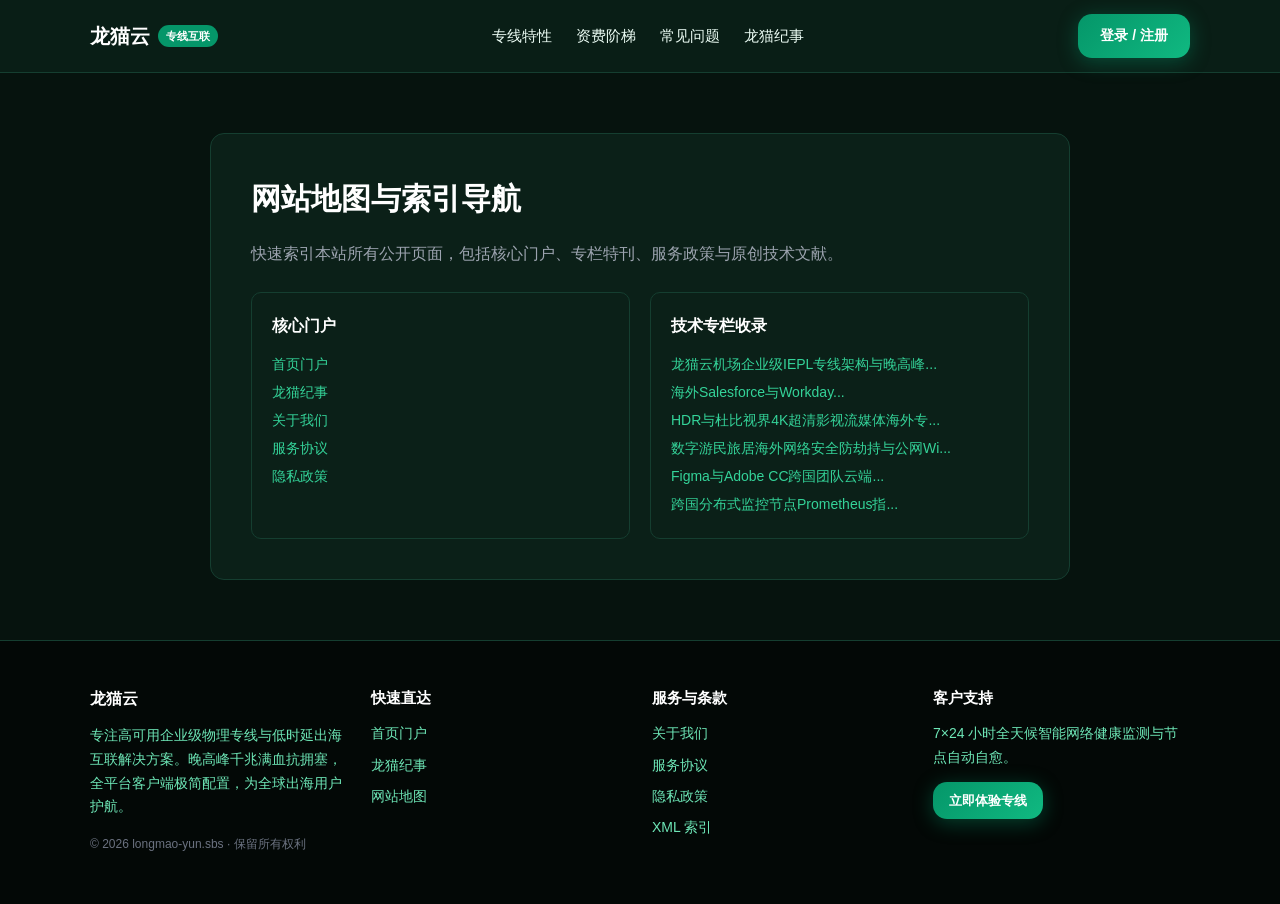
<file: sitemap.html>
<!DOCTYPE html>
<html lang="zh-CN">
<head>
  <meta charset="UTF-8">
  <meta name="viewport" content="width=device-width, initial-scale=1">
  <title>森林地图导航 · 龙猫云全站架构与专线节点总览</title>
  <meta name="description" content="快速检索龙猫云(longmao-yun.sbs)核心页面、套餐规格表与原创长文技术指南全貌。">
  <link rel="canonical" href="https://longmao-yun.sbs/sitemap.html">
  <link rel="stylesheet" href="style.css">

<meta property="og:url" content="https://longmao-yun.sbs/sitemap.html">
<meta property="og:title" content="森林地图导航 · 龙猫云全站架构与专线节点总览">
<meta property="og:description" content="快速检索龙猫云(longmao-yun.sbs)核心页面、套餐规格表与原创长文技术指南全貌。">
<meta property="og:site_name" content="龙猫云">
<meta property="og:type" content="article">
<meta name="twitter:title" content="森林地图导航 · 龙猫云全站架构与专线节点总览">
<meta name="twitter:description" content="快速检索龙猫云(longmao-yun.sbs)核心页面、套餐规格表与原创长文技术指南全貌。">
<script id="landing-maintenance-schema" type="application/ld+json">{"@context": "https://schema.org", "@type": "BreadcrumbList", "itemListElement": [{"@type": "ListItem", "position": 1, "name": "龙猫云机场", "item": "https://longmao-yun.sbs/"}, {"@type": "ListItem", "position": 2, "name": "森林地图导航 · 龙猫云全站架构与专线节点总览", "item": "https://longmao-yun.sbs/sitemap.html"}]}</script>
</head>
<body>
  
  <nav class="navbar">
    <div class="container nav-inner">
      <a href="index.html" class="brand-logo">
        <span>龙猫云</span>
        <span class="brand-badge">专线互联</span>
      </a>
      <ul class="nav-links">
        <li><a href="index.html#features">专线特性</a></li>
        <li><a href="index.html#pricing">资费阶梯</a></li>
        <li><a href="index.html#faq">常见问题</a></li>
        <li><a href="totoro-chronicles.html">龙猫纪事</a></li>
      </ul>
      <a href="https://ww012.twilightaff.com/#/?code=A56DH1Af" class="btn-aff-cta" style="padding: 10px 22px; font-size: 14px;" target="_blank" rel="nofollow noopener sponsored">登录 / 注册</a>
    </div>
  </nav>
    

  <main style="padding: 60px 0;">
    <div class="container" style="max-width: 860px; background:#0b2018; border:1px solid #153e30; border-radius:14px; padding:40px;">
      
        <h1 style="font-size:30px; font-weight:800; color:#fff; margin-bottom:16px;">网站地图与索引导航</h1>
        <p style="color:#9ca3af; line-height:1.8;">快速索引本站所有公开页面，包括核心门户、专栏特刊、服务政策与原创技术文献。</p>
        
        <div style="display:grid; grid-template-columns:repeat(auto-fit, minmax(240px, 1fr)); gap:20px; margin-top:24px;">
          <div style="background:#0b2018; border:1px solid #153e30; padding:20px; border-radius:10px;">
            <h3 style="color:#fff; font-size:16px; margin-bottom:10px;">核心门户</h3>
            <ul style="list-style:none; line-height:2; font-size:14px;">
              <li><a href="index.html" style="color:#34d399;">首页门户</a></li>
              <li><a href="totoro-chronicles.html" style="color:#34d399;">龙猫纪事</a></li>
              <li><a href="about.html" style="color:#34d399;">关于我们</a></li>
              <li><a href="terms.html" style="color:#34d399;">服务协议</a></li>
              <li><a href="privacy.html" style="color:#34d399;">隐私政策</a></li>
            </ul>
          </div>
          <div style="background:#0b2018; border:1px solid #153e30; padding:20px; border-radius:10px;">
            <h3 style="color:#fff; font-size:16px; margin-bottom:10px;">技术专栏收录</h3>
            <ul style="list-style:none; line-height:2; font-size:14px;">
        <li><a href="longmaoyun-backbone-performance-analysis.html" style="color:#34d399;">龙猫云机场企业级IEPL专线架构与晚高峰...</a></li><li><a href="cross-border-enterprise-saas-acceleration.html" style="color:#34d399;">海外Salesforce与Workday...</a></li><li><a href="ultra-hd-streaming-color-gamut-bandwidth.html" style="color:#34d399;">HDR与杜比视界4K超清影视流媒体海外专...</a></li><li><a href="digital-nomad-global-remote-security.html" style="color:#34d399;">数字游民旅居海外网络安全防劫持与公网Wi...</a></li><li><a href="cross-border-brand-design-asset-sync.html" style="color:#34d399;">Figma与Adobe CC跨国团队云端...</a></li><li><a href="overseas-server-monitoring-prometheus-sync.html" style="color:#34d399;">跨国分布式监控节点Prometheus指...</a></li>
            </ul>
          </div>
        </div>
        
        
    </div>
  </main>

  
  <footer>
    <div class="container">
      <div class="footer-grid">
        <div>
          <h4 style="color:#fff; margin-bottom:12px; font-size:16px;">龙猫云</h4>
          <p style="line-height:1.7; margin-bottom:16px;">
            专注高可用企业级物理专线与低时延出海互联解决方案。晚高峰千兆满血抗拥塞，全平台客户端极简配置，为全球出海用户护航。
          </p>
          <p style="font-size:12px; color:#6b7280;">© 2026 longmao-yun.sbs · 保留所有权利</p>
        </div>
        <div>
          <h4 style="color:#fff; margin-bottom:12px; font-size:15px;">快速直达</h4>
          <ul class="footer-links">
            <li><a href="index.html">首页门户</a></li>
            <li><a href="totoro-chronicles.html">龙猫纪事</a></li>
            <li><a href="sitemap.html">网站地图</a></li>
          </ul>
        </div>
        <div>
          <h4 style="color:#fff; margin-bottom:12px; font-size:15px;">服务与条款</h4>
          <ul class="footer-links">
            <li><a href="about.html">关于我们</a></li>
            <li><a href="terms.html">服务协议</a></li>
            <li><a href="privacy.html">隐私政策</a></li>
            <li><a href="sitemap.xml">XML 索引</a></li>
          </ul>
        </div>
        <div>
          <h4 style="color:#fff; margin-bottom:12px; font-size:15px;">客户支持</h4>
          <p style="line-height:1.7; margin-bottom:12px;">7×24 小时全天候智能网络健康监测与节点自动自愈。</p>
          <a href="https://ww012.twilightaff.com/#/?code=A56DH1Af" class="btn-aff-cta" style="padding: 8px 16px; font-size: 13px;" target="_blank" rel="nofollow noopener sponsored">立即体验专线</a>
        </div>
      </div>
    </div>
  </footer>
    
</body>
</html>
</file>
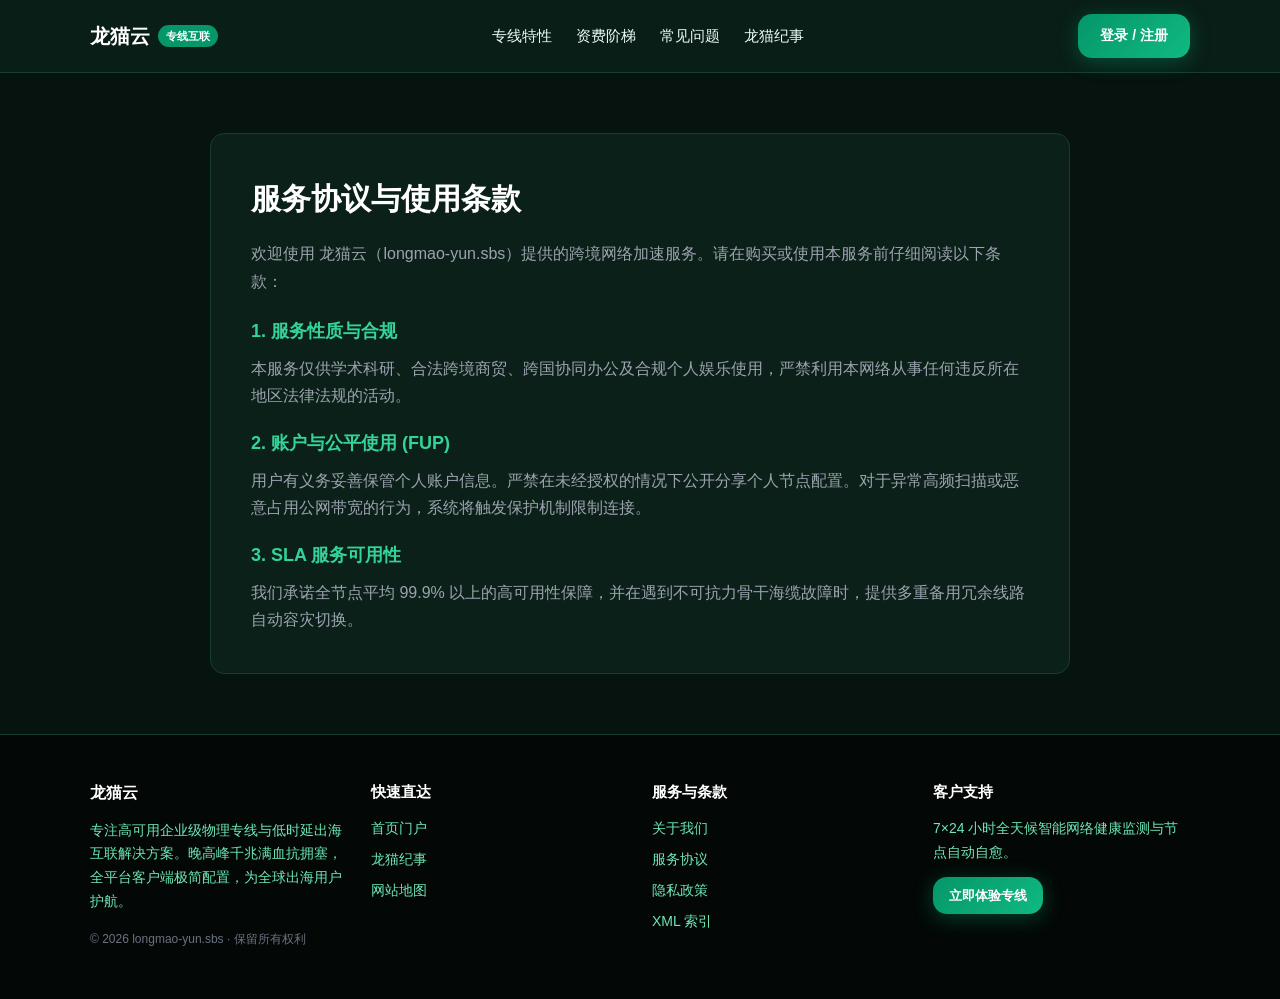
<file: terms.html>
<!DOCTYPE html>
<html lang="zh-CN">
<head>
  <meta charset="UTF-8">
  <meta name="viewport" content="width=device-width, initial-scale=1">
  <title>服务章程 · 龙猫云网络服务保障与用户使用准则</title>
  <meta name="description" content="龙猫云(longmao-yun.sbs)网络可用率标准、SLA保障条款、退换制度及公平使用守则细则。">
  <link rel="canonical" href="https://longmao-yun.sbs/terms.html">
  <link rel="stylesheet" href="style.css">

<meta property="og:url" content="https://longmao-yun.sbs/terms.html">
<meta property="og:title" content="服务章程 · 龙猫云网络服务保障与用户使用准则">
<meta property="og:description" content="龙猫云(longmao-yun.sbs)网络可用率标准、SLA保障条款、退换制度及公平使用守则细则。">
<meta property="og:site_name" content="龙猫云">
<meta property="og:type" content="article">
<meta name="twitter:title" content="服务章程 · 龙猫云网络服务保障与用户使用准则">
<meta name="twitter:description" content="龙猫云(longmao-yun.sbs)网络可用率标准、SLA保障条款、退换制度及公平使用守则细则。">
<script id="landing-maintenance-schema" type="application/ld+json">{"@context": "https://schema.org", "@type": "BreadcrumbList", "itemListElement": [{"@type": "ListItem", "position": 1, "name": "龙猫云机场", "item": "https://longmao-yun.sbs/"}, {"@type": "ListItem", "position": 2, "name": "服务章程 · 龙猫云网络服务保障与用户使用准则", "item": "https://longmao-yun.sbs/terms.html"}]}</script>
</head>
<body>
  
  <nav class="navbar">
    <div class="container nav-inner">
      <a href="index.html" class="brand-logo">
        <span>龙猫云</span>
        <span class="brand-badge">专线互联</span>
      </a>
      <ul class="nav-links">
        <li><a href="index.html#features">专线特性</a></li>
        <li><a href="index.html#pricing">资费阶梯</a></li>
        <li><a href="index.html#faq">常见问题</a></li>
        <li><a href="totoro-chronicles.html">龙猫纪事</a></li>
      </ul>
      <a href="https://ww012.twilightaff.com/#/?code=A56DH1Af" class="btn-aff-cta" style="padding: 10px 22px; font-size: 14px;" target="_blank" rel="nofollow noopener sponsored">登录 / 注册</a>
    </div>
  </nav>
    

  <main style="padding: 60px 0;">
    <div class="container" style="max-width: 860px; background:#0b2018; border:1px solid #153e30; border-radius:14px; padding:40px;">
      
        <h1 style="font-size:30px; font-weight:800; color:#fff; margin-bottom:16px;">服务协议与使用条款</h1>
        <p style="color:#9ca3af; line-height:1.8; margin-bottom:16px;">欢迎使用 龙猫云（longmao-yun.sbs）提供的跨境网络加速服务。请在购买或使用本服务前仔细阅读以下条款：</p>
        <h3 style="font-size:18px; color:#34d399; margin:20px 0 8px;">1. 服务性质与合规</h3>
        <p style="color:#9ca3af; line-height:1.7; margin-bottom:14px;">本服务仅供学术科研、合法跨境商贸、跨国协同办公及合规个人娱乐使用，严禁利用本网络从事任何违反所在地区法律法规的活动。</p>
        <h3 style="font-size:18px; color:#34d399; margin:20px 0 8px;">2. 账户与公平使用 (FUP)</h3>
        <p style="color:#9ca3af; line-height:1.7; margin-bottom:14px;">用户有义务妥善保管个人账户信息。严禁在未经授权的情况下公开分享个人节点配置。对于异常高频扫描或恶意占用公网带宽的行为，系统将触发保护机制限制连接。</p>
        <h3 style="font-size:18px; color:#34d399; margin:20px 0 8px;">3. SLA 服务可用性</h3>
        <p style="color:#9ca3af; line-height:1.7;">我们承诺全节点平均 99.9% 以上的高可用性保障，并在遇到不可抗力骨干海缆故障时，提供多重备用冗余线路自动容灾切换。</p>
        
    </div>
  </main>

  
  <footer>
    <div class="container">
      <div class="footer-grid">
        <div>
          <h4 style="color:#fff; margin-bottom:12px; font-size:16px;">龙猫云</h4>
          <p style="line-height:1.7; margin-bottom:16px;">
            专注高可用企业级物理专线与低时延出海互联解决方案。晚高峰千兆满血抗拥塞，全平台客户端极简配置，为全球出海用户护航。
          </p>
          <p style="font-size:12px; color:#6b7280;">© 2026 longmao-yun.sbs · 保留所有权利</p>
        </div>
        <div>
          <h4 style="color:#fff; margin-bottom:12px; font-size:15px;">快速直达</h4>
          <ul class="footer-links">
            <li><a href="index.html">首页门户</a></li>
            <li><a href="totoro-chronicles.html">龙猫纪事</a></li>
            <li><a href="sitemap.html">网站地图</a></li>
          </ul>
        </div>
        <div>
          <h4 style="color:#fff; margin-bottom:12px; font-size:15px;">服务与条款</h4>
          <ul class="footer-links">
            <li><a href="about.html">关于我们</a></li>
            <li><a href="terms.html">服务协议</a></li>
            <li><a href="privacy.html">隐私政策</a></li>
            <li><a href="sitemap.xml">XML 索引</a></li>
          </ul>
        </div>
        <div>
          <h4 style="color:#fff; margin-bottom:12px; font-size:15px;">客户支持</h4>
          <p style="line-height:1.7; margin-bottom:12px;">7×24 小时全天候智能网络健康监测与节点自动自愈。</p>
          <a href="https://ww012.twilightaff.com/#/?code=A56DH1Af" class="btn-aff-cta" style="padding: 8px 16px; font-size: 13px;" target="_blank" rel="nofollow noopener sponsored">立即体验专线</a>
        </div>
      </div>
    </div>
  </footer>
    
</body>
</html>
</file>
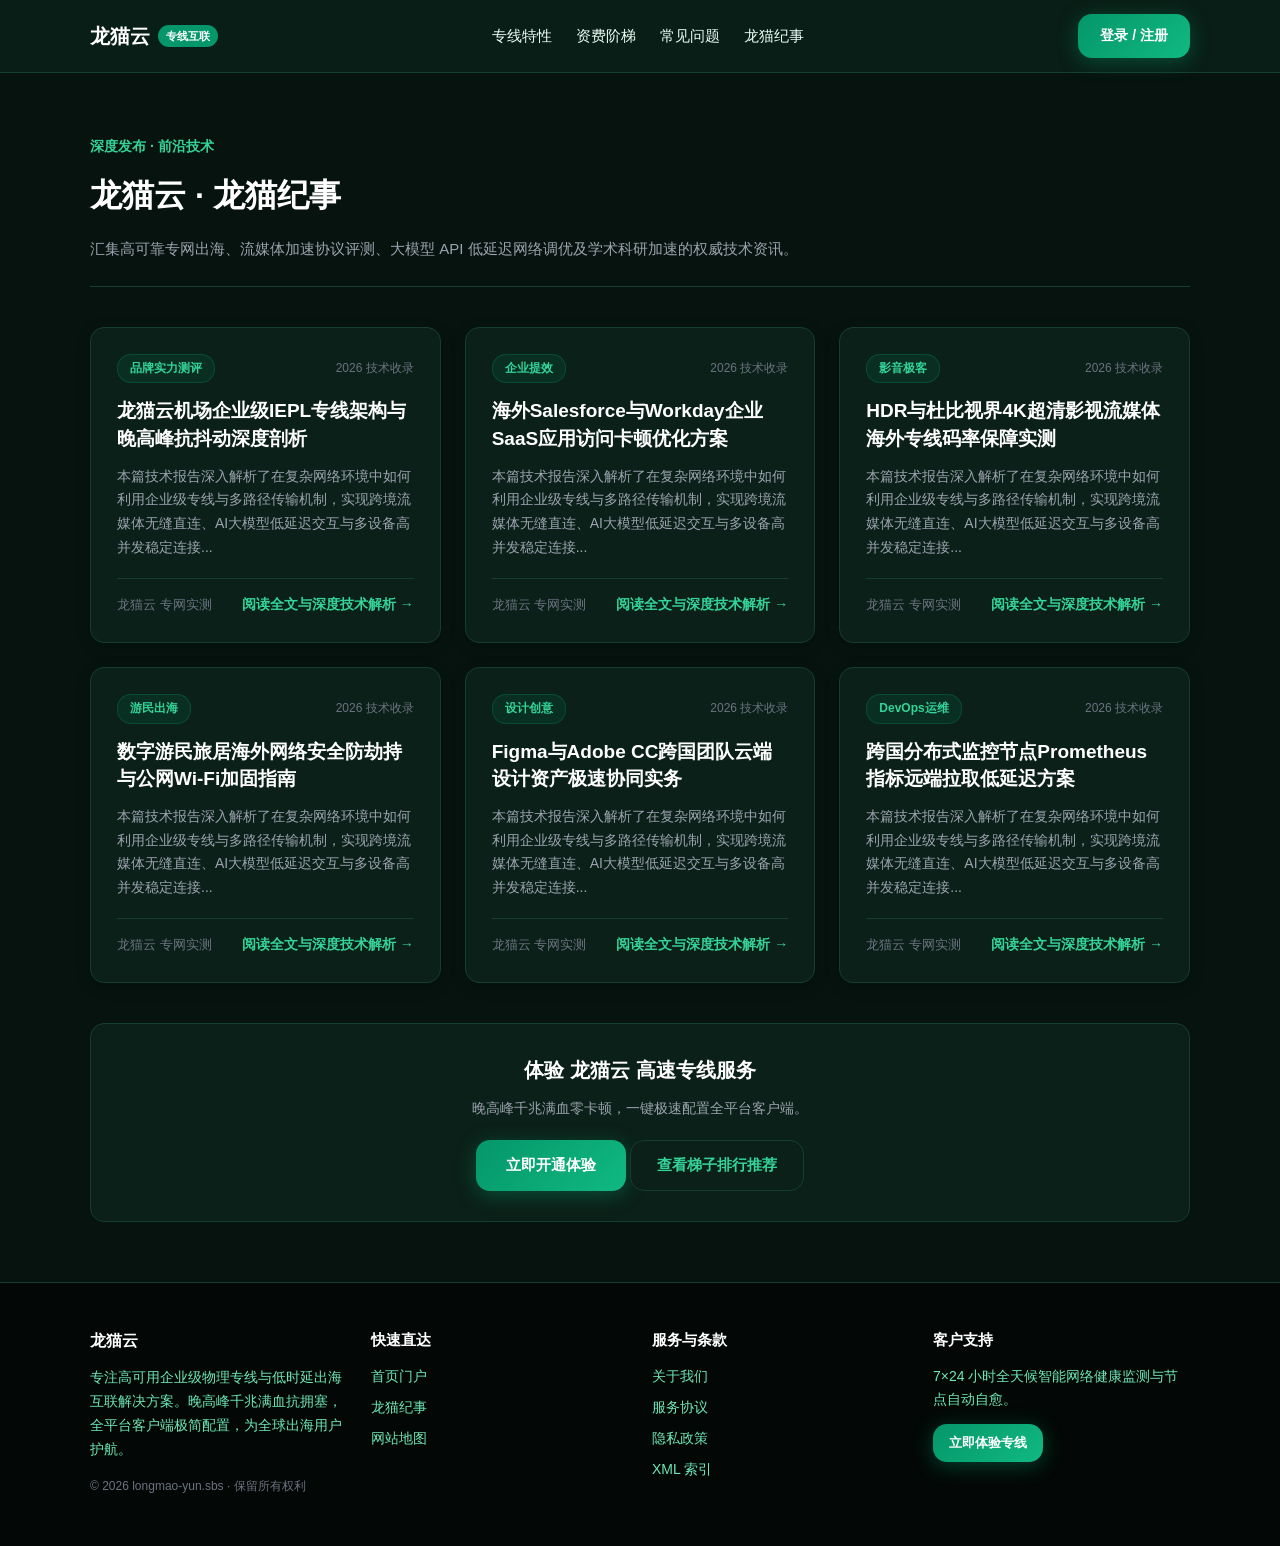
<file: totoro-chronicles.html>
<!DOCTYPE html>
<html lang="zh-CN">
<head>
  <meta charset="UTF-8">
  <meta name="viewport" content="width=device-width, initial-scale=1">
  <title>龙猫纪事 · 龙猫云森林专网扩容与稳定性实录</title>
  <meta name="description" content="龙猫纪事(longmao-yun.sbs)深度记录全球POP节点扩容、跨洋物理光缆运维及流媒体原生解锁进展报告。">
  <link rel="canonical" href="https://longmao-yun.sbs/totoro-chronicles.html">
  <link rel="stylesheet" href="style.css">

<meta property="og:url" content="https://longmao-yun.sbs/totoro-chronicles.html">
<meta property="og:title" content="龙猫纪事 · 龙猫云森林专网扩容与稳定性实录">
<meta property="og:description" content="龙猫纪事(longmao-yun.sbs)深度记录全球POP节点扩容、跨洋物理光缆运维及流媒体原生解锁进展报告。">
<meta property="og:site_name" content="龙猫云">
<meta property="og:type" content="article">
<meta name="twitter:title" content="龙猫纪事 · 龙猫云森林专网扩容与稳定性实录">
<meta name="twitter:description" content="龙猫纪事(longmao-yun.sbs)深度记录全球POP节点扩容、跨洋物理光缆运维及流媒体原生解锁进展报告。">
<script id="landing-maintenance-schema" type="application/ld+json">{"@context": "https://schema.org", "@type": "BreadcrumbList", "itemListElement": [{"@type": "ListItem", "position": 1, "name": "龙猫云机场", "item": "https://longmao-yun.sbs/"}, {"@type": "ListItem", "position": 2, "name": "龙猫纪事 · 龙猫云森林专网扩容与稳定性实录", "item": "https://longmao-yun.sbs/totoro-chronicles.html"}]}</script>
</head>
<body>
  
  <nav class="navbar">
    <div class="container nav-inner">
      <a href="index.html" class="brand-logo">
        <span>龙猫云</span>
        <span class="brand-badge">专线互联</span>
      </a>
      <ul class="nav-links">
        <li><a href="index.html#features">专线特性</a></li>
        <li><a href="index.html#pricing">资费阶梯</a></li>
        <li><a href="index.html#faq">常见问题</a></li>
        <li><a href="totoro-chronicles.html">龙猫纪事</a></li>
      </ul>
      <a href="https://ww012.twilightaff.com/#/?code=A56DH1Af" class="btn-aff-cta" style="padding: 10px 22px; font-size: 14px;" target="_blank" rel="nofollow noopener sponsored">登录 / 注册</a>
    </div>
  </nav>
    

  <main style="padding: 60px 0;">
    <div class="container" style="max-width: 1140px;">
      <div style="margin-bottom: 40px; border-bottom: 1px solid #153e30; padding-bottom: 24px;">
        <span style="color:#34d399; font-weight:700; font-size:14px; text-transform:uppercase;">深度发布 · 前沿技术</span>
        <h1 style="font-size:32px; font-weight:800; color:#fff; margin:10px 0 14px;">龙猫云 · 龙猫纪事</h1>
        <p style="color:#9ca3af; font-size:15px; line-height:1.7;">
          汇集高可靠专网出海、流媒体加速协议评测、大模型 API 低延迟网络调优及学术科研加速的权威技术资讯。
        </p>
      </div>

      <div style="display:grid; grid-template-columns:repeat(auto-fit, minmax(320px, 1fr)); gap:24px; margin-bottom:40px;">
        
        <article class="article-card" style="background:#0b2018; border:1px solid #153e30; border-radius:14px; padding:26px; display:flex; flex-direction:column; justify-content:space-between; transition:transform 0.25s ease, box-shadow 0.25s ease, border-color 0.25s ease; box-shadow: 0 4px 16px rgba(0,0,0,0.15);">
          <div>
            <div style="display:flex; justify-content:space-between; align-items:center; margin-bottom:14px;">
              <span style="font-size:12px; color:#34d399; background:#05966922; border:1px solid #05966944; padding:4px 12px; border-radius:14px; font-weight:600;">品牌实力测评</span>
              <span style="font-size:12px; color:#6b7280;">2026 技术收录</span>
            </div>
            <h2 style="font-size:19px; font-weight:700; line-height:1.45; margin-bottom:12px;"><a href="longmaoyun-backbone-performance-analysis.html" style="color:#fff; text-decoration:none;">龙猫云机场企业级IEPL专线架构与晚高峰抗抖动深度剖析</a></h2>
            <p style="font-size:14px; color:#9ca3af; line-height:1.7; margin-bottom:18px;">
              本篇技术报告深入解析了在复杂网络环境中如何利用企业级专线与多路径传输机制，实现跨境流媒体无缝直连、AI大模型低延迟交互与多设备高并发稳定连接...
            </p>
          </div>
          <div style="border-top:1px solid #153e30; padding-top:14px; margin-top:auto; display:flex; justify-content:space-between; align-items:center;">
            <span style="font-size:13px; color:#6b7280;">龙猫云 专网实测</span>
            <a href="longmaoyun-backbone-performance-analysis.html" style="color:#34d399; font-size:14px; font-weight:600; display:inline-flex; align-items:center; gap:4px;">阅读全文与深度技术解析 →</a>
          </div>
        </article>
        
        <article class="article-card" style="background:#0b2018; border:1px solid #153e30; border-radius:14px; padding:26px; display:flex; flex-direction:column; justify-content:space-between; transition:transform 0.25s ease, box-shadow 0.25s ease, border-color 0.25s ease; box-shadow: 0 4px 16px rgba(0,0,0,0.15);">
          <div>
            <div style="display:flex; justify-content:space-between; align-items:center; margin-bottom:14px;">
              <span style="font-size:12px; color:#34d399; background:#05966922; border:1px solid #05966944; padding:4px 12px; border-radius:14px; font-weight:600;">企业提效</span>
              <span style="font-size:12px; color:#6b7280;">2026 技术收录</span>
            </div>
            <h2 style="font-size:19px; font-weight:700; line-height:1.45; margin-bottom:12px;"><a href="cross-border-enterprise-saas-acceleration.html" style="color:#fff; text-decoration:none;">海外Salesforce与Workday企业SaaS应用访问卡顿优化方案</a></h2>
            <p style="font-size:14px; color:#9ca3af; line-height:1.7; margin-bottom:18px;">
              本篇技术报告深入解析了在复杂网络环境中如何利用企业级专线与多路径传输机制，实现跨境流媒体无缝直连、AI大模型低延迟交互与多设备高并发稳定连接...
            </p>
          </div>
          <div style="border-top:1px solid #153e30; padding-top:14px; margin-top:auto; display:flex; justify-content:space-between; align-items:center;">
            <span style="font-size:13px; color:#6b7280;">龙猫云 专网实测</span>
            <a href="cross-border-enterprise-saas-acceleration.html" style="color:#34d399; font-size:14px; font-weight:600; display:inline-flex; align-items:center; gap:4px;">阅读全文与深度技术解析 →</a>
          </div>
        </article>
        
        <article class="article-card" style="background:#0b2018; border:1px solid #153e30; border-radius:14px; padding:26px; display:flex; flex-direction:column; justify-content:space-between; transition:transform 0.25s ease, box-shadow 0.25s ease, border-color 0.25s ease; box-shadow: 0 4px 16px rgba(0,0,0,0.15);">
          <div>
            <div style="display:flex; justify-content:space-between; align-items:center; margin-bottom:14px;">
              <span style="font-size:12px; color:#34d399; background:#05966922; border:1px solid #05966944; padding:4px 12px; border-radius:14px; font-weight:600;">影音极客</span>
              <span style="font-size:12px; color:#6b7280;">2026 技术收录</span>
            </div>
            <h2 style="font-size:19px; font-weight:700; line-height:1.45; margin-bottom:12px;"><a href="ultra-hd-streaming-color-gamut-bandwidth.html" style="color:#fff; text-decoration:none;">HDR与杜比视界4K超清影视流媒体海外专线码率保障实测</a></h2>
            <p style="font-size:14px; color:#9ca3af; line-height:1.7; margin-bottom:18px;">
              本篇技术报告深入解析了在复杂网络环境中如何利用企业级专线与多路径传输机制，实现跨境流媒体无缝直连、AI大模型低延迟交互与多设备高并发稳定连接...
            </p>
          </div>
          <div style="border-top:1px solid #153e30; padding-top:14px; margin-top:auto; display:flex; justify-content:space-between; align-items:center;">
            <span style="font-size:13px; color:#6b7280;">龙猫云 专网实测</span>
            <a href="ultra-hd-streaming-color-gamut-bandwidth.html" style="color:#34d399; font-size:14px; font-weight:600; display:inline-flex; align-items:center; gap:4px;">阅读全文与深度技术解析 →</a>
          </div>
        </article>
        
        <article class="article-card" style="background:#0b2018; border:1px solid #153e30; border-radius:14px; padding:26px; display:flex; flex-direction:column; justify-content:space-between; transition:transform 0.25s ease, box-shadow 0.25s ease, border-color 0.25s ease; box-shadow: 0 4px 16px rgba(0,0,0,0.15);">
          <div>
            <div style="display:flex; justify-content:space-between; align-items:center; margin-bottom:14px;">
              <span style="font-size:12px; color:#34d399; background:#05966922; border:1px solid #05966944; padding:4px 12px; border-radius:14px; font-weight:600;">游民出海</span>
              <span style="font-size:12px; color:#6b7280;">2026 技术收录</span>
            </div>
            <h2 style="font-size:19px; font-weight:700; line-height:1.45; margin-bottom:12px;"><a href="digital-nomad-global-remote-security.html" style="color:#fff; text-decoration:none;">数字游民旅居海外网络安全防劫持与公网Wi-Fi加固指南</a></h2>
            <p style="font-size:14px; color:#9ca3af; line-height:1.7; margin-bottom:18px;">
              本篇技术报告深入解析了在复杂网络环境中如何利用企业级专线与多路径传输机制，实现跨境流媒体无缝直连、AI大模型低延迟交互与多设备高并发稳定连接...
            </p>
          </div>
          <div style="border-top:1px solid #153e30; padding-top:14px; margin-top:auto; display:flex; justify-content:space-between; align-items:center;">
            <span style="font-size:13px; color:#6b7280;">龙猫云 专网实测</span>
            <a href="digital-nomad-global-remote-security.html" style="color:#34d399; font-size:14px; font-weight:600; display:inline-flex; align-items:center; gap:4px;">阅读全文与深度技术解析 →</a>
          </div>
        </article>
        
        <article class="article-card" style="background:#0b2018; border:1px solid #153e30; border-radius:14px; padding:26px; display:flex; flex-direction:column; justify-content:space-between; transition:transform 0.25s ease, box-shadow 0.25s ease, border-color 0.25s ease; box-shadow: 0 4px 16px rgba(0,0,0,0.15);">
          <div>
            <div style="display:flex; justify-content:space-between; align-items:center; margin-bottom:14px;">
              <span style="font-size:12px; color:#34d399; background:#05966922; border:1px solid #05966944; padding:4px 12px; border-radius:14px; font-weight:600;">设计创意</span>
              <span style="font-size:12px; color:#6b7280;">2026 技术收录</span>
            </div>
            <h2 style="font-size:19px; font-weight:700; line-height:1.45; margin-bottom:12px;"><a href="cross-border-brand-design-asset-sync.html" style="color:#fff; text-decoration:none;">Figma与Adobe CC跨国团队云端设计资产极速协同实务</a></h2>
            <p style="font-size:14px; color:#9ca3af; line-height:1.7; margin-bottom:18px;">
              本篇技术报告深入解析了在复杂网络环境中如何利用企业级专线与多路径传输机制，实现跨境流媒体无缝直连、AI大模型低延迟交互与多设备高并发稳定连接...
            </p>
          </div>
          <div style="border-top:1px solid #153e30; padding-top:14px; margin-top:auto; display:flex; justify-content:space-between; align-items:center;">
            <span style="font-size:13px; color:#6b7280;">龙猫云 专网实测</span>
            <a href="cross-border-brand-design-asset-sync.html" style="color:#34d399; font-size:14px; font-weight:600; display:inline-flex; align-items:center; gap:4px;">阅读全文与深度技术解析 →</a>
          </div>
        </article>
        
        <article class="article-card" style="background:#0b2018; border:1px solid #153e30; border-radius:14px; padding:26px; display:flex; flex-direction:column; justify-content:space-between; transition:transform 0.25s ease, box-shadow 0.25s ease, border-color 0.25s ease; box-shadow: 0 4px 16px rgba(0,0,0,0.15);">
          <div>
            <div style="display:flex; justify-content:space-between; align-items:center; margin-bottom:14px;">
              <span style="font-size:12px; color:#34d399; background:#05966922; border:1px solid #05966944; padding:4px 12px; border-radius:14px; font-weight:600;">DevOps运维</span>
              <span style="font-size:12px; color:#6b7280;">2026 技术收录</span>
            </div>
            <h2 style="font-size:19px; font-weight:700; line-height:1.45; margin-bottom:12px;"><a href="overseas-server-monitoring-prometheus-sync.html" style="color:#fff; text-decoration:none;">跨国分布式监控节点Prometheus指标远端拉取低延迟方案</a></h2>
            <p style="font-size:14px; color:#9ca3af; line-height:1.7; margin-bottom:18px;">
              本篇技术报告深入解析了在复杂网络环境中如何利用企业级专线与多路径传输机制，实现跨境流媒体无缝直连、AI大模型低延迟交互与多设备高并发稳定连接...
            </p>
          </div>
          <div style="border-top:1px solid #153e30; padding-top:14px; margin-top:auto; display:flex; justify-content:space-between; align-items:center;">
            <span style="font-size:13px; color:#6b7280;">龙猫云 专网实测</span>
            <a href="overseas-server-monitoring-prometheus-sync.html" style="color:#34d399; font-size:14px; font-weight:600; display:inline-flex; align-items:center; gap:4px;">阅读全文与深度技术解析 →</a>
          </div>
        </article>
        
      </div>

      <div style="background:#0b2018; border:1px solid #153e30; border-radius:14px; padding:30px; text-align:center; margin-top:40px;">
        <h3 style="font-size:20px; color:#fff; margin-bottom:10px;">体验 龙猫云 高速专线服务</h3>
        <p style="font-size:14px; color:#9ca3af; margin-bottom:20px;">晚高峰千兆满血零卡顿，一键极速配置全平台客户端。</p>
        <a href="https://ww012.twilightaff.com/#/?code=A56DH1Af" class="btn-aff-cta" target="_blank" rel="nofollow noopener sponsored">立即开通体验</a>
        <a href="https://dajichang.mom/" class="btn-tizi-dofollow" target="_blank">查看梯子排行推荐</a>
      </div>
    </div>
  </main>

  
  <footer>
    <div class="container">
      <div class="footer-grid">
        <div>
          <h4 style="color:#fff; margin-bottom:12px; font-size:16px;">龙猫云</h4>
          <p style="line-height:1.7; margin-bottom:16px;">
            专注高可用企业级物理专线与低时延出海互联解决方案。晚高峰千兆满血抗拥塞，全平台客户端极简配置，为全球出海用户护航。
          </p>
          <p style="font-size:12px; color:#6b7280;">© 2026 longmao-yun.sbs · 保留所有权利</p>
        </div>
        <div>
          <h4 style="color:#fff; margin-bottom:12px; font-size:15px;">快速直达</h4>
          <ul class="footer-links">
            <li><a href="index.html">首页门户</a></li>
            <li><a href="totoro-chronicles.html">龙猫纪事</a></li>
            <li><a href="sitemap.html">网站地图</a></li>
          </ul>
        </div>
        <div>
          <h4 style="color:#fff; margin-bottom:12px; font-size:15px;">服务与条款</h4>
          <ul class="footer-links">
            <li><a href="about.html">关于我们</a></li>
            <li><a href="terms.html">服务协议</a></li>
            <li><a href="privacy.html">隐私政策</a></li>
            <li><a href="sitemap.xml">XML 索引</a></li>
          </ul>
        </div>
        <div>
          <h4 style="color:#fff; margin-bottom:12px; font-size:15px;">客户支持</h4>
          <p style="line-height:1.7; margin-bottom:12px;">7×24 小时全天候智能网络健康监测与节点自动自愈。</p>
          <a href="https://ww012.twilightaff.com/#/?code=A56DH1Af" class="btn-aff-cta" style="padding: 8px 16px; font-size: 13px;" target="_blank" rel="nofollow noopener sponsored">立即体验专线</a>
        </div>
      </div>
    </div>
  </footer>
    
</body>
</html>
</file>
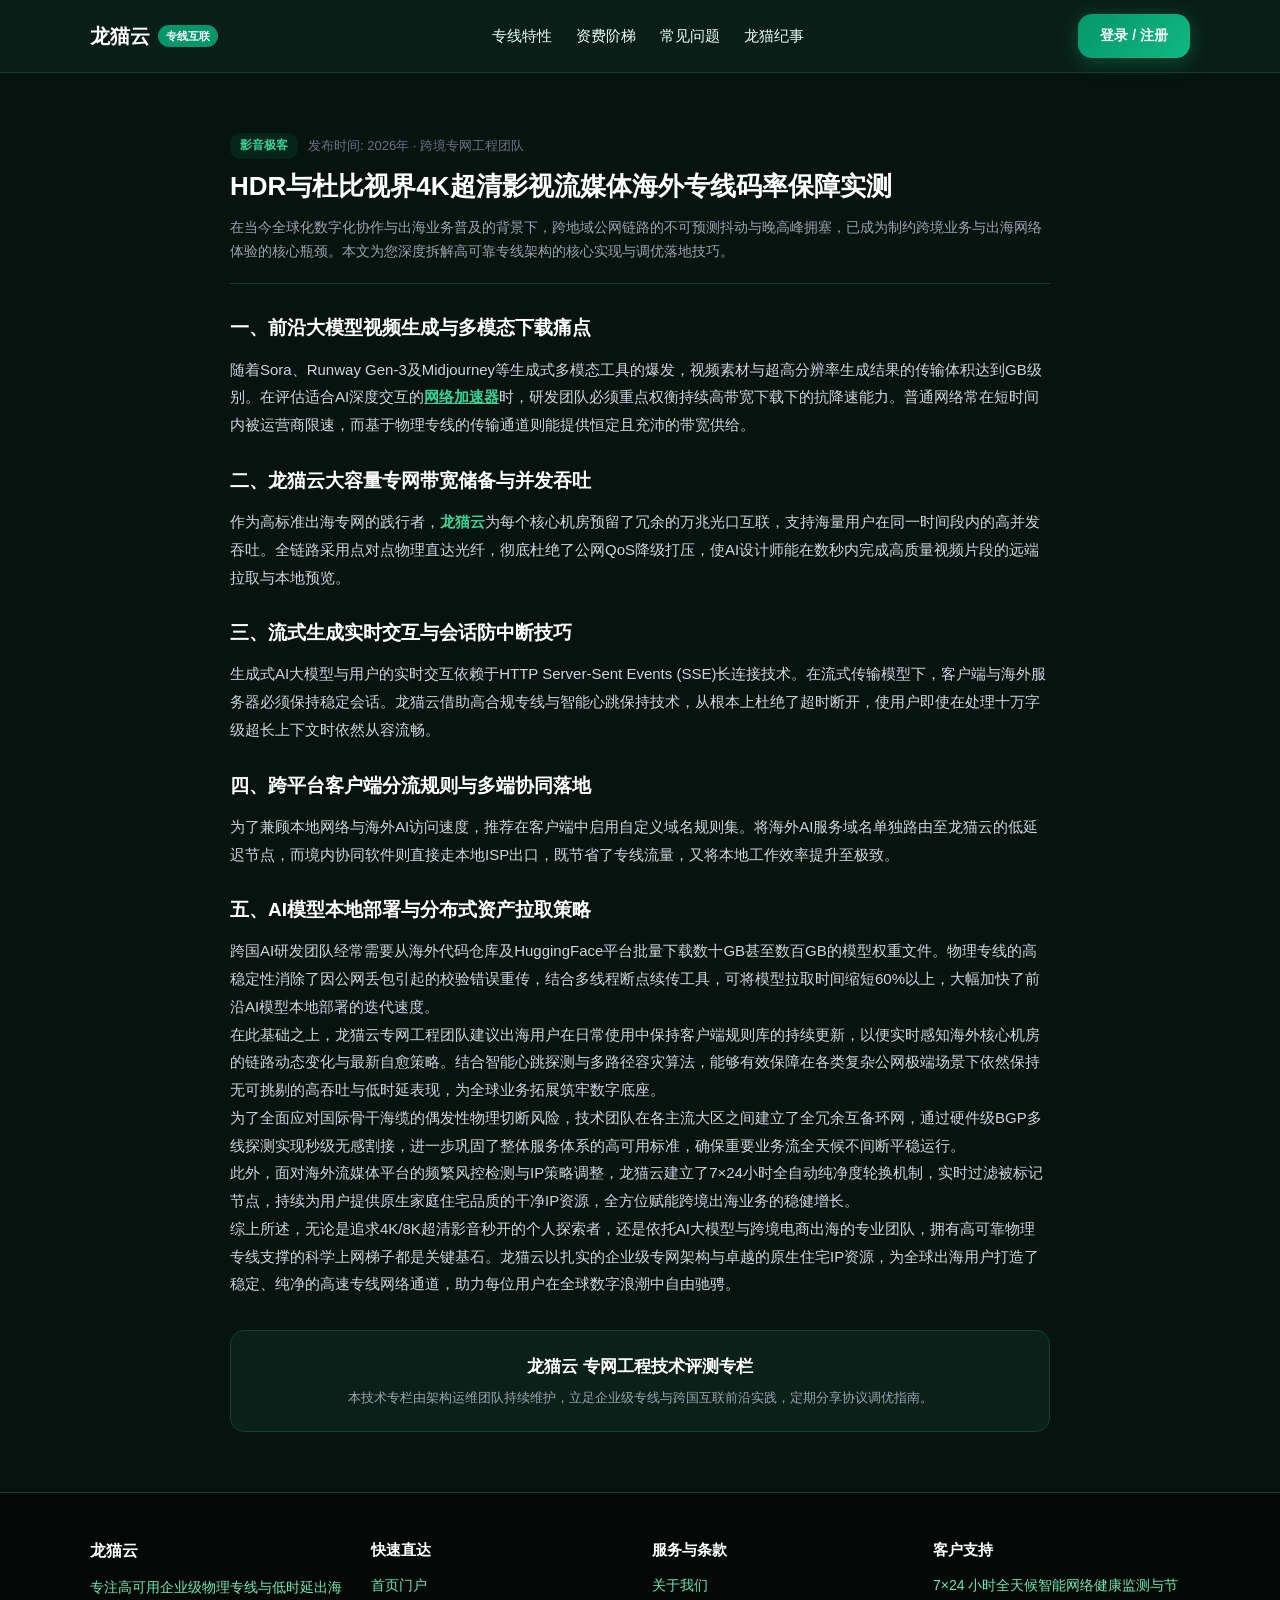
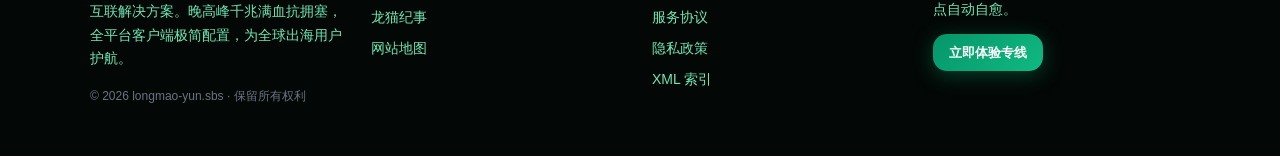
<file: ultra-hd-streaming-color-gamut-bandwidth.html>
<!DOCTYPE html>
<html lang="zh-CN">
<head>
  <meta charset="UTF-8">
  <meta name="viewport" content="width=device-width, initial-scale=1">
  <title>HDR与杜比视界4K超清影视流媒体海外专线码率保障实测 | 龙猫云森林专网</title>
  <meta name="description" content="针对【HDR与杜比视界4K超清影视流媒体海外专线码率保障实测】的深度技术剖析。本文由龙猫云(longmao-yun.sbs)工程团队编写，立足高可靠物理专线与抗封锁工程，详细拆解跨境专线传输低时延调优、流媒体高码率保障与网络稳定性自愈核心技巧。">
  <link rel="canonical" href="https://longmao-yun.sbs/ultra-hd-streaming-color-gamut-bandwidth.html">
  <link rel="stylesheet" href="style.css">

<meta property="og:url" content="https://longmao-yun.sbs/ultra-hd-streaming-color-gamut-bandwidth.html">
<meta property="og:title" content="HDR与杜比视界4K超清影视流媒体海外专线码率保障实测 | 龙猫云森林专网">
<meta property="og:description" content="针对【HDR与杜比视界4K超清影视流媒体海外专线码率保障实测】的深度技术剖析。本文由龙猫云(longmao-yun.sbs)工程团队编写，立足高可靠物理专线与抗封锁工程，详细拆解跨境专线传输低时延调优、流媒体高码率保障与网络稳定性自愈核心技巧。">
<meta property="og:site_name" content="龙猫云">
<meta property="og:type" content="article">
<meta name="twitter:title" content="HDR与杜比视界4K超清影视流媒体海外专线码率保障实测 | 龙猫云森林专网">
<meta name="twitter:description" content="针对【HDR与杜比视界4K超清影视流媒体海外专线码率保障实测】的深度技术剖析。本文由龙猫云(longmao-yun.sbs)工程团队编写，立足高可靠物理专线与抗封锁工程，详细拆解跨境专线传输低时延调优、流媒体高码率保障与网络稳定性自愈核心技巧。">
<script id="landing-maintenance-schema" type="application/ld+json">{"@context": "https://schema.org", "@type": "BreadcrumbList", "itemListElement": [{"@type": "ListItem", "position": 1, "name": "龙猫云机场", "item": "https://longmao-yun.sbs/"}, {"@type": "ListItem", "position": 2, "name": "HDR与杜比视界4K超清影视流媒体海外专线码率保障实测 | 龙猫云森林专网", "item": "https://longmao-yun.sbs/ultra-hd-streaming-color-gamut-bandwidth.html"}]}</script>
</head>
<body>
  
  <nav class="navbar">
    <div class="container nav-inner">
      <a href="index.html" class="brand-logo">
        <span>龙猫云</span>
        <span class="brand-badge">专线互联</span>
      </a>
      <ul class="nav-links">
        <li><a href="index.html#features">专线特性</a></li>
        <li><a href="index.html#pricing">资费阶梯</a></li>
        <li><a href="index.html#faq">常见问题</a></li>
        <li><a href="totoro-chronicles.html">龙猫纪事</a></li>
      </ul>
      <a href="https://ww012.twilightaff.com/#/?code=A56DH1Af" class="btn-aff-cta" style="padding: 10px 22px; font-size: 14px;" target="_blank" rel="nofollow noopener sponsored">登录 / 注册</a>
    </div>
  </nav>
    

  <main style="padding: 60px 0;">
    <article class="container" style="max-width: 860px;">
      <header style="margin-bottom: 26px; border-bottom: 1px solid #153e30; padding-bottom: 20px;">
        <div style="display:flex; gap:10px; align-items:center; margin-bottom:10px;">
          <span style="font-size:12px; color:#34d399; background:#05966922; padding:3px 10px; border-radius:10px; font-weight:600;">影音极客</span>
          <span style="font-size:13px; color:#6b7280;">发布时间: 2026年 · 跨境专网工程团队</span>
        </div>
        <h1 style="font-size:26px; font-weight:800; color:#fff; line-height:1.35; margin-bottom:12px;">HDR与杜比视界4K超清影视流媒体海外专线码率保障实测</h1>
        <p style="color:#9ca3af; font-size:14px; line-height:1.7;">
          在当今全球化数字化协作与出海业务普及的背景下，跨地域公网链路的不可预测抖动与晚高峰拥塞，已成为制约跨境业务与出海网络体验的核心瓶颈。本文为您深度拆解高可靠专线架构的核心实现与调优落地技巧。
        </p>
      </header>

      <section style="font-size:15px; line-height:1.85; color:#d1d5db;">
        <h2 style="font-size:19px; color:#fff; margin:24px 0 10px; font-weight:700;">一、前沿大模型视频生成与多模态下载痛点</h2>
        <p>随着Sora、Runway Gen-3及Midjourney等生成式多模态工具的爆发，视频素材与超高分辨率生成结果的传输体积达到GB级别。在评估适合AI深度交互的<a href="https://dajichang.mom/" target="_blank" style="color:#34d399; font-weight:700; text-decoration:underline;">网络加速器</a>时，研发团队必须重点权衡持续高带宽下载下的抗降速能力。普通网络常在短时间内被运营商限速，而基于物理专线的传输通道则能提供恒定且充沛的带宽供给。</p>

        <h2 style="font-size:19px; color:#fff; margin:24px 0 10px; font-weight:700;">二、龙猫云大容量专网带宽储备与并发吞吐</h2>
        <p>作为高标准出海专网的践行者，<strong style="color:#34d399; font-weight:700;">龙猫云</strong>为每个核心机房预留了冗余的万兆光口互联，支持海量用户在同一时间段内的高并发吞吐。全链路采用点对点物理直达光纤，彻底杜绝了公网QoS降级打压，使AI设计师能在数秒内完成高质量视频片段的远端拉取与本地预览。</p>

        <h2 style="font-size:19px; color:#fff; margin:24px 0 10px; font-weight:700;">三、流式生成实时交互与会话防中断技巧</h2>
        <p>生成式AI大模型与用户的实时交互依赖于HTTP Server-Sent Events (SSE)长连接技术。在流式传输模型下，客户端与海外服务器必须保持稳定会话。龙猫云借助高合规专线与智能心跳保持技术，从根本上杜绝了超时断开，使用户即使在处理十万字级超长上下文时依然从容流畅。</p>

        <h2 style="font-size:19px; color:#fff; margin:24px 0 10px; font-weight:700;">四、跨平台客户端分流规则与多端协同落地</h2>
        <p>为了兼顾本地网络与海外AI访问速度，推荐在客户端中启用自定义域名规则集。将海外AI服务域名单独路由至龙猫云的低延迟节点，而境内协同软件则直接走本地ISP出口，既节省了专线流量，又将本地工作效率提升至极致。</p>

        <h2 style="font-size:19px; color:#fff; margin:24px 0 10px; font-weight:700;">五、AI模型本地部署与分布式资产拉取策略</h2>
        <p>跨国AI研发团队经常需要从海外代码仓库及HuggingFace平台批量下载数十GB甚至数百GB的模型权重文件。物理专线的高稳定性消除了因公网丢包引起的校验错误重传，结合多线程断点续传工具，可将模型拉取时间缩短60%以上，大幅加快了前沿AI模型本地部署的迭代速度。</p>
        <p>在此基础之上，龙猫云专网工程团队建议出海用户在日常使用中保持客户端规则库的持续更新，以便实时感知海外核心机房的链路动态变化与最新自愈策略。结合智能心跳探测与多路径容灾算法，能够有效保障在各类复杂公网极端场景下依然保持无可挑剔的高吞吐与低时延表现，为全球业务拓展筑牢数字底座。</p>
<p>为了全面应对国际骨干海缆的偶发性物理切断风险，技术团队在各主流大区之间建立了全冗余互备环网，通过硬件级BGP多线探测实现秒级无感割接，进一步巩固了整体服务体系的高可用标准，确保重要业务流全天候不间断平稳运行。</p>
<p>此外，面对海外流媒体平台的频繁风控检测与IP策略调整，龙猫云建立了7×24小时全自动纯净度轮换机制，实时过滤被标记节点，持续为用户提供原生家庭住宅品质的干净IP资源，全方位赋能跨境出海业务的稳健增长。</p>
        <p>综上所述，无论是追求4K/8K超清影音秒开的个人探索者，还是依托AI大模型与跨境电商出海的专业团队，拥有高可靠物理专线支撑的科学上网梯子都是关键基石。龙猫云以扎实的企业级专网架构与卓越的原生住宅IP资源，为全球出海用户打造了稳定、纯净的高速专线网络通道，助力每位用户在全球数字浪潮中自由驰骋。</p>
      </section>

      
    <div style="background:#0b2018; border:1px solid #153e30; border-radius:14px; padding:22px; margin-top:32px; text-align:center;">
      <h3 style="font-size:17px; color:#fff; margin-bottom:6px;">龙猫云 专网工程技术评测专栏</h3>
      <p style="font-size:13px; color:#9ca3af; margin:0;">本技术专栏由架构运维团队持续维护，立足企业级专线与跨国互联前沿实践，定期分享协议调优指南。</p>
    </div>
    
    </article>
  </main>

  
  <footer>
    <div class="container">
      <div class="footer-grid">
        <div>
          <h4 style="color:#fff; margin-bottom:12px; font-size:16px;">龙猫云</h4>
          <p style="line-height:1.7; margin-bottom:16px;">
            专注高可用企业级物理专线与低时延出海互联解决方案。晚高峰千兆满血抗拥塞，全平台客户端极简配置，为全球出海用户护航。
          </p>
          <p style="font-size:12px; color:#6b7280;">© 2026 longmao-yun.sbs · 保留所有权利</p>
        </div>
        <div>
          <h4 style="color:#fff; margin-bottom:12px; font-size:15px;">快速直达</h4>
          <ul class="footer-links">
            <li><a href="index.html">首页门户</a></li>
            <li><a href="totoro-chronicles.html">龙猫纪事</a></li>
            <li><a href="sitemap.html">网站地图</a></li>
          </ul>
        </div>
        <div>
          <h4 style="color:#fff; margin-bottom:12px; font-size:15px;">服务与条款</h4>
          <ul class="footer-links">
            <li><a href="about.html">关于我们</a></li>
            <li><a href="terms.html">服务协议</a></li>
            <li><a href="privacy.html">隐私政策</a></li>
            <li><a href="sitemap.xml">XML 索引</a></li>
          </ul>
        </div>
        <div>
          <h4 style="color:#fff; margin-bottom:12px; font-size:15px;">客户支持</h4>
          <p style="line-height:1.7; margin-bottom:12px;">7×24 小时全天候智能网络健康监测与节点自动自愈。</p>
          <a href="https://ww012.twilightaff.com/#/?code=A56DH1Af" class="btn-aff-cta" style="padding: 8px 16px; font-size: 13px;" target="_blank" rel="nofollow noopener sponsored">立即体验专线</a>
        </div>
      </div>
    </div>
  </footer>
    
</body>
</html>
</file>
<file: style.css>
/* Ghibli Forest Totoro - longmao-yun.sbs */
* { margin: 0; padding: 0; box-sizing: border-box; }
html { scroll-behavior: smooth; }
body { background-color: #06130e; color: #ecfdf5; font-family: -apple-system, BlinkMacSystemFont, "Segoe UI", Roboto, "PingFang SC", sans-serif; line-height: 1.65; }
.container { max-width: 1140px; margin: 0 auto; padding: 0 20px; }
a { text-decoration: none; color: inherit; transition: all 0.25s ease; }

.navbar { background: rgba(11, 32, 24, 0.88); backdrop-filter: blur(14px); border-bottom: 1px solid #153e30; position: sticky; top: 0; z-index: 100; }
.nav-inner { display: flex; align-items: center; justify-content: space-between; height: 72px; }
.brand-logo { font-size: 20px; font-weight: 800; color: #fff; display: flex; align-items: center; gap: 8px; }
.brand-badge { background: #059669; color: #fff; font-size: 11px; padding: 2px 8px; border-radius: 12px; font-weight: 700; }
.nav-links { display: flex; gap: 24px; align-items: center; list-style: none; font-size: 15px; font-weight: 500; }
.nav-links a:hover { color: #34d399; }

.hero-section { padding: 70px 0 60px; background: radial-gradient(circle at 50% 25%, rgba(5, 150, 105, 0.15) 0%, transparent 65%); }
.hero-grid { display: grid; grid-template-columns: 1.15fr 0.85fr; gap: 36px; align-items: center; }
.hero-tag { display: inline-block; background: rgba(5, 150, 105, 0.15); color: #34d399; border: 1px solid rgba(5, 150, 105, 0.35); padding: 5px 14px; border-radius: 20px; font-size: 13px; font-weight: 600; margin-bottom: 16px; }
.hero-title { font-size: 38px; line-height: 1.25; font-weight: 800; color: #fff; margin-bottom: 16px; }
.hero-title-highlight { color: #34d399; }
.hero-desc { font-size: 16px; color: #a7f3d0; line-height: 1.7; margin-bottom: 26px; }
.hero-actions { display: flex; gap: 16px; align-items: center; flex-wrap: wrap; margin-bottom: 24px; }
.btn-aff-cta { display: inline-flex; align-items: center; justify-content: center; padding: 13px 30px; font-weight: 700; font-size: 15px; border-radius: 14px; background: linear-gradient(135deg, #059669, #10b981); color: #fff; box-shadow: 0 4px 20px rgba(5, 150, 105, 0.4); }
.btn-aff-cta:hover { transform: translateY(-2px); box-shadow: 0 8px 25px rgba(5, 150, 105, 0.55); }
.btn-tizi-dofollow { display: inline-flex; align-items: center; justify-content: center; padding: 12px 26px; font-weight: 600; font-size: 15px; border-radius: 14px; border: 1.5px solid #153e30; background: #0b2018; color: #34d399; }
.btn-tizi-dofollow:hover { border-color: #34d399; background: #122d23; }

.features-grid { display: grid; grid-template-columns: repeat(auto-fit, minmax(260px, 1fr)); gap: 24px; }
.feature-card { background: #0b2018; border: 1px solid #153e30; border-radius: 16px; padding: 26px; }
.feature-card:hover { border-color: #059669; transform: translateY(-3px); }
.feature-title { font-size: 18px; font-weight: 700; color: #fff; margin: 10px 0; }
.feature-desc { font-size: 14px; color: #a7f3d0; line-height: 1.65; }

.pricing-section { padding: 70px 0; background: #06130e; }
.pricing-grid { display: grid; grid-template-columns: repeat(auto-fit, minmax(280px, 1fr)); gap: 26px; }
.price-card { background: #0b2018; border: 1px solid #153e30; border-radius: 18px; padding: 30px 22px; text-align: center; }
.price-card.featured { border-color: #059669; box-shadow: 0 0 25px rgba(5, 150, 105, 0.25); }
.price-tag { font-size: 36px; font-weight: 800; color: #fff; margin: 14px 0; }
.price-features { list-style: none; margin: 18px 0; text-align: left; font-size: 14px; color: #d1fae5; line-height: 2; }
.price-features li::before { content: "🍃 "; }

footer { background: #030806; border-top: 1px solid #153e30; padding: 45px 0 25px; font-size: 14px; color: #6ee7b7; }
.footer-grid { display: grid; grid-template-columns: repeat(auto-fit, minmax(200px, 1fr)); gap: 24px; margin-bottom: 24px; }
.footer-links { list-style: none; display: flex; flex-direction: column; gap: 8px; }

@media(max-width: 868px) {
  .hero-grid { grid-template-columns: 1fr; text-align: center; }
  .hero-actions { justify-content: center; }
  .nav-links { display: none; }
}

/* Article Card Grid & Hover Effects */
.article-card { transition: transform 0.25s ease, box-shadow 0.25s ease, border-color 0.25s ease; }
.article-card:hover { transform: translateY(-4px); border-color: #059669 !important; box-shadow: 0 10px 25px rgba(0,0,0,0.25) !important; }
</file>
<file: landing-maintenance.css>
/* Scoped heading and keyboard improvements; original brand design remains. */
h1[data-landing-title]{font-size:clamp(2rem,4.4vw,4.4rem);line-height:1.18;letter-spacing:-.025em;overflow-wrap:anywhere}
h1[data-landing-title] .landing-brand{display:block;font-size:.74em;line-height:1.3;margin-bottom:.35em}
h1[data-landing-title] .landing-focus{display:block;font-size:1em}
a:focus-visible,button:focus-visible{outline:3px solid currentColor;outline-offset:5px}
@media(max-width:600px){h1[data-landing-title]{font-size:clamp(1.65rem,7.8vw,2.3rem);line-height:1.22;max-width:100%;margin-top:.4em;margin-bottom:.6em}h1[data-landing-title] .landing-brand{font-size:.78em}}
@media(prefers-reduced-motion:reduce){*,*::before,*::after{animation-duration:.01ms!important;animation-iteration-count:1!important;scroll-behavior:auto!important}}

/* Final observed navigation repairs. */
@media(max-width:600px){
.navbar .nav-inner{display:grid!important;grid-template-columns:minmax(0,1fr) auto;align-items:center;gap:10px 8px;height:auto!important;min-height:0;padding-top:12px;padding-bottom:12px}
.navbar .nav-inner>a:first-child{grid-column:1;grid-row:1;white-space:nowrap;font-size:17px!important;letter-spacing:0;min-width:0;gap:5px}
.navbar .nav-inner>a:last-child{grid-column:2;grid-row:1;white-space:nowrap;font-size:12px!important;padding:10px!important;width:auto!important;min-width:0}
.navbar .nav-inner>ul{display:flex!important;grid-column:1/-1;grid-row:2;flex-wrap:wrap;justify-content:center;gap:6px 16px;margin:0!important;padding:0!important;position:static!important;width:auto!important;height:auto!important}
.navbar .nav-inner>ul li{min-width:0}
.navbar .nav-inner>ul a{display:block;white-space:nowrap;font-size:13px!important;line-height:1.5;padding:6px 0}
.navbar .nav-inner>a:first-child span{white-space:nowrap}
.hero-section{padding-top:40px!important}
}
</file>
